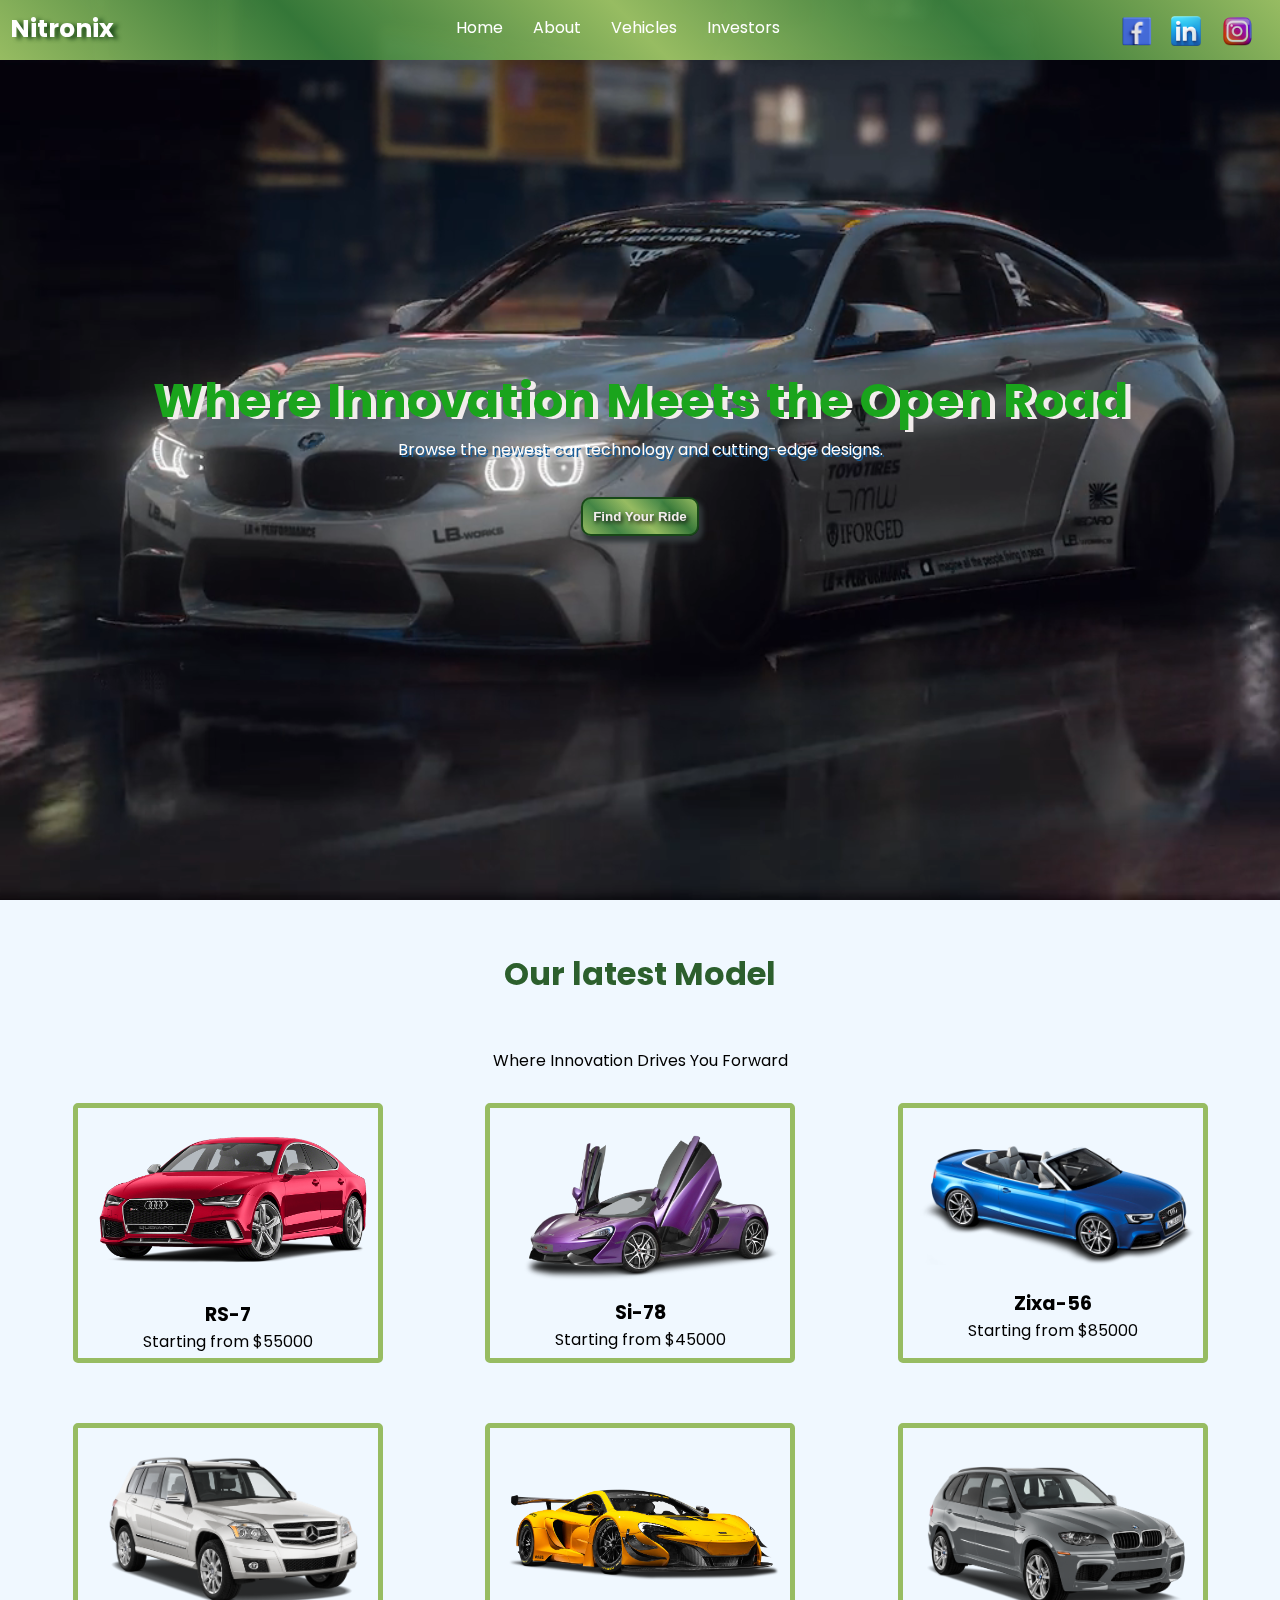
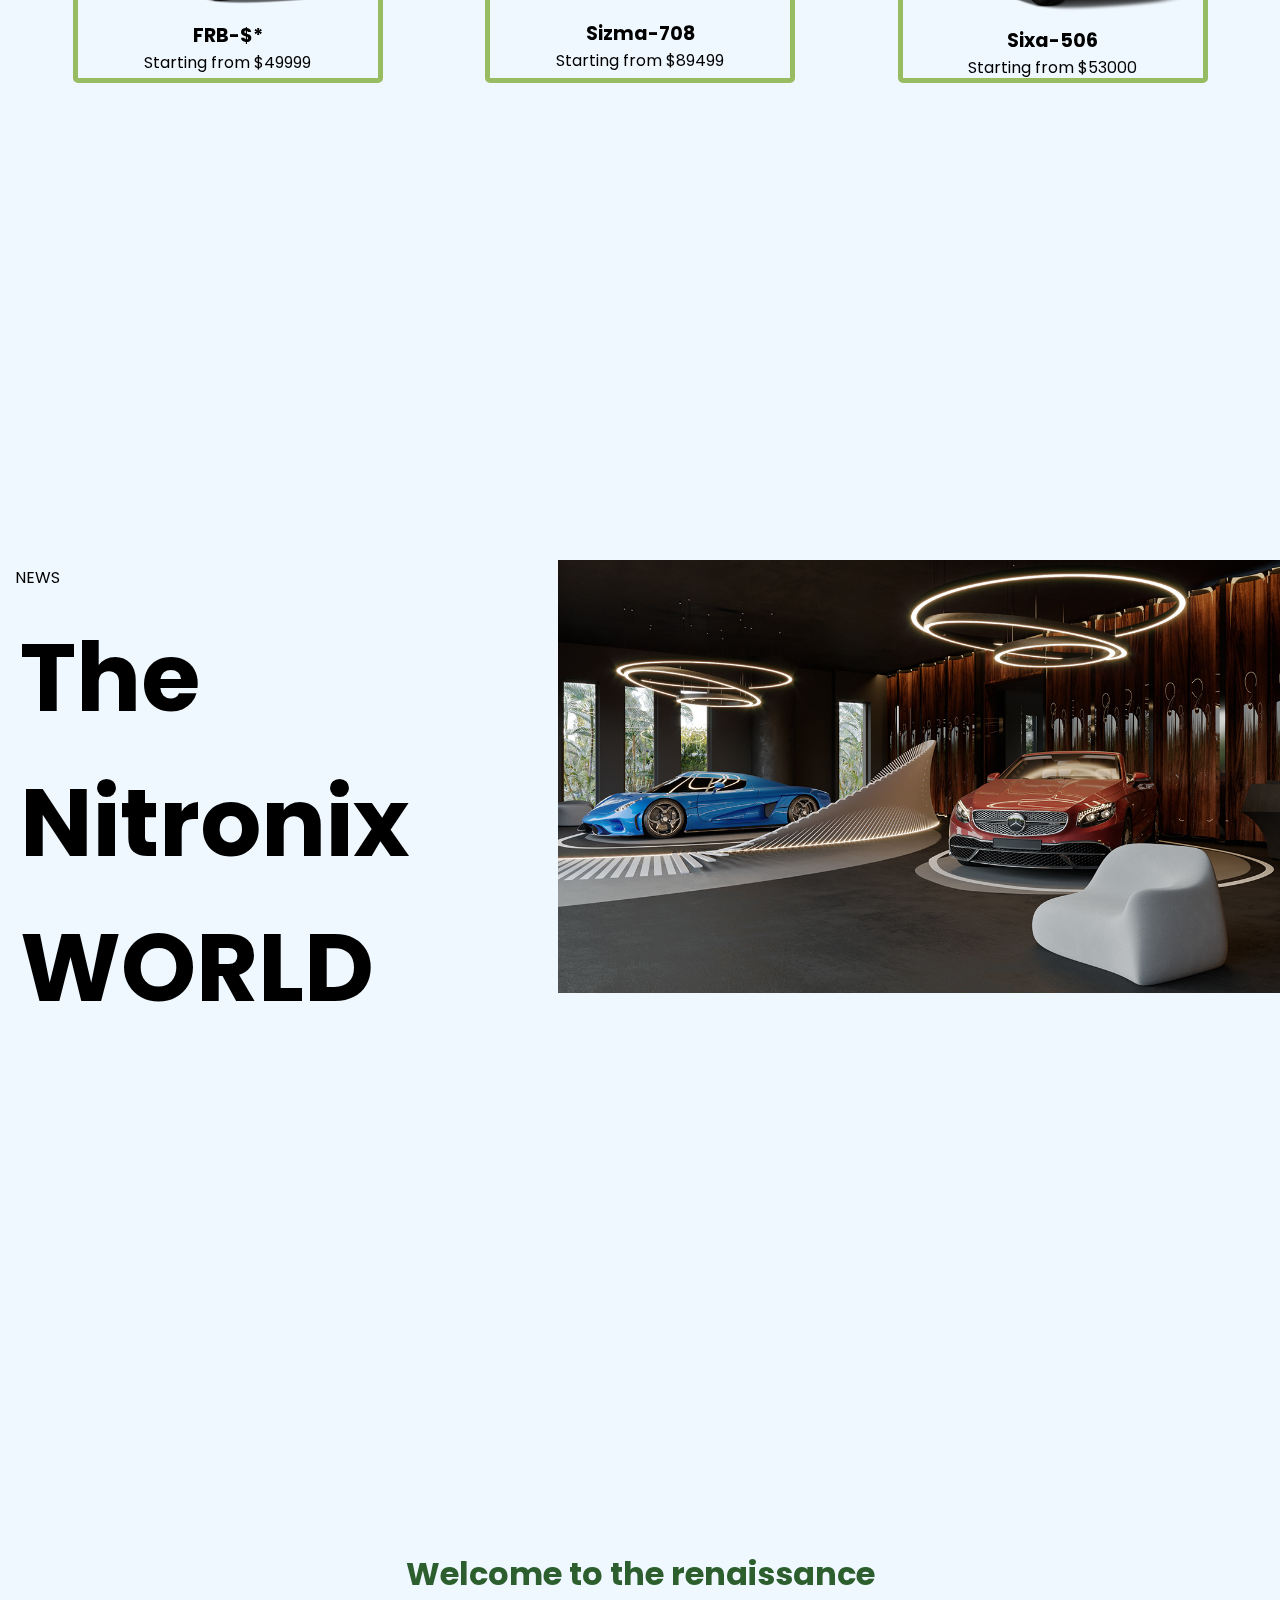
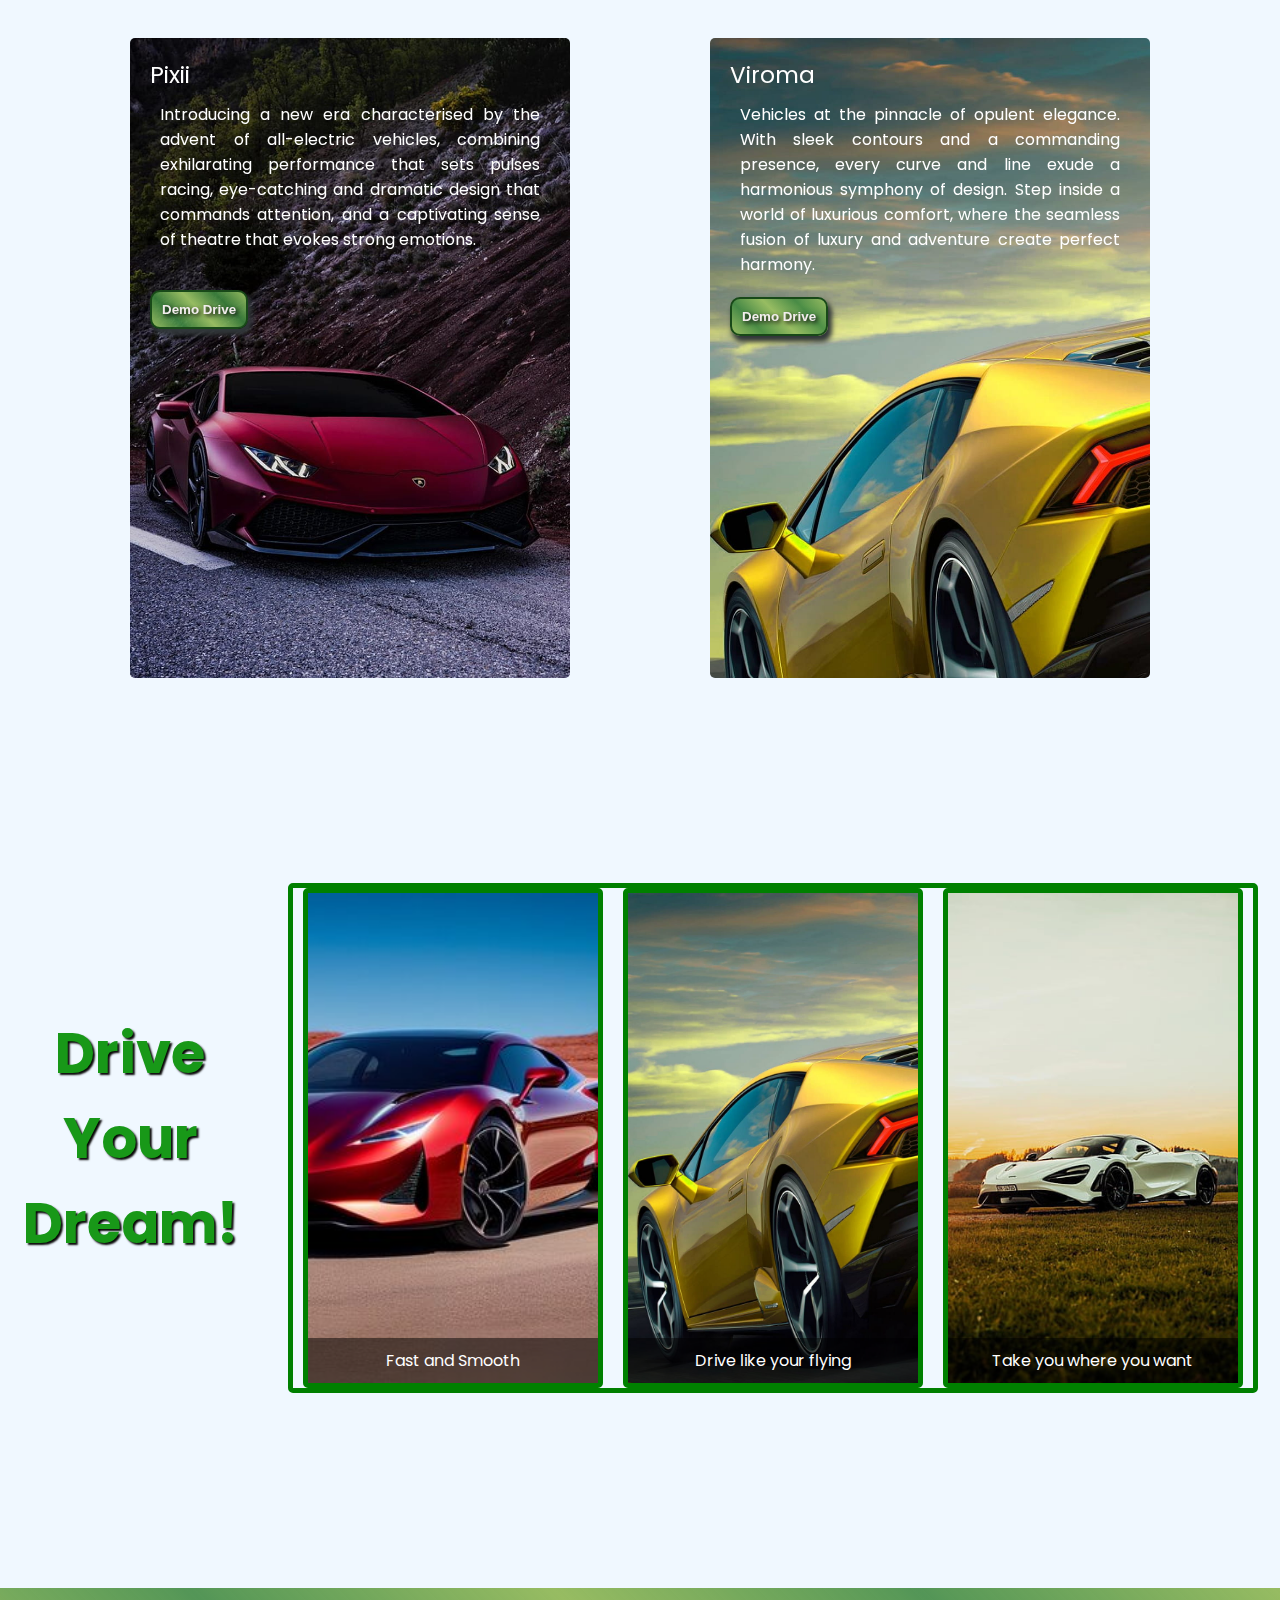
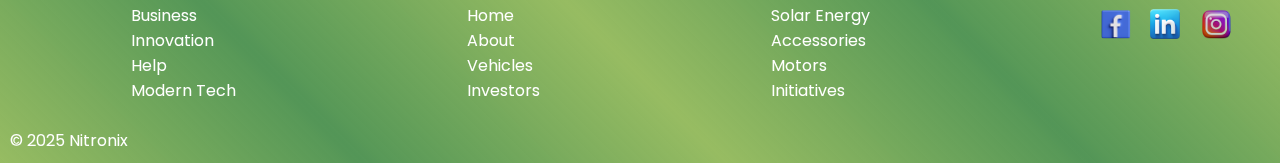
<file: JS_Basic_Project(24-25)/01_car_site/index.html>
<!DOCTYPE html>
<html lang="en">

<head>
    <meta charset="UTF-8">
    <meta name="viewport" content="width=device-width, initial-scale=1.0">
    <title>Nitronix Cars</title>
    <link rel="stylesheet" href="style.css">
    <link rel="stylesheet" href="utility.css">
    <link rel="stylesheet" href="responsive.css">
</head>

<body>
    <main class="bg-video">
        <video autoplay loop muted playsinline id="myVideo">
            <source src="img,vid/main-vid-1.mp4" type="video/mp4">
            Your browser does not support HTML5 video.
        </video>
        <header>
            <nav>
                <div class="left-nav">Nitronix
                </div>
                <div class="center-nav">
                    <ul>
                        <li><a href="/">Home</a></li>
                        <li><a href="/">About</a></li>
                        <li><a href="/" id="vehicles">Vehicles</a></li>
                        <li><a href="/" id="investors-list">Investors</a></li>
                    </ul>
                </div>
                <div class="right-nav">
                    <img src="img,vid/fb.png" alt="Facebook-logo" class="fb s-icon">
                    <img src="img,vid/linkedin.png" alt="linkin-logo" class="linkedin s-icon">
                    <img src="img,vid/insta.webp" alt="Instagram-logo" class="insta s-icon">
                </div>
            </nav>
        </header>

        <section id="hidden-scetion">
            <div class="container" id="vehicle-container">
                <div class="vihicle-item-container sec-1">
                    <div class="vehicle-item">
                        <img src="img,vid/hidden1.webp" alt="Car">
                        <p class="text-ct">AZuza - starting ₹3cr.</p>
                    </div>
                    <div class="vehicle-item">
                        <img src="img,vid/h2.jpg" alt="Bike">
                        <p class="text-ct">Bimy - starting ₹6cr</p>
                    </div>
                    <div class="vehicle-item">
                        <img src="img,vid/h3.jpg" alt="Truck">
                        <p class="text-ct">Trpiy - starting ₹3cr>
                    </div>
                </div>
                <div class="vihicle-item-container sec-2">
                    <div class="vehicle-item">
                        <img src="img,vid/h5.webp" alt="Car">
                        <p class="text-ct">Euza - starting ₹3cr.</p>
                    </div>
                    <div class="vehicle-item">
                        <img src="img,vid/h7.jpg" alt="Bike">
                        <p class="text-ct">Minyox - starting ₹6cr</p>
                    </div>
                    <div class="vehicle-item">
                        <img src="img,vid/h6.jpg" alt="Truck">
                        <p class="text-ct">Canva yuz - starting ₹3cr>
                    </div>
                </div>
            </div>
        </section>
        <section id="Investors-hidden-container">
            <div class="investor-list-card">
                <p>Shweta Nigam</p>
                <p>Microsoft Corporation Pvt. Ltd</p>
                <p>Adani Enterprises</p>
                <p>Reliance Industries Ltd.</p>
                <p>Kidly</p>
                <p>7Eleven</p>
                <p>Dreamnt co.</p>
            </div>
        </section>

        <section class="hero-page">
            <h1 class="blue">Where Innovation Meets <span class="media-700">the Open Road</span></h1>
            <p>Browse the newest car technology and cutting-edge designs.</p>
            <button class="btn hero-btn">Find Your Ride</button>
        </section>
    </main>
    <section id="next-page-1">
        <h3 class="text-ct heading3">Our latest Model</h3>
        <p class="text-ct">Where Innovation Drives You Forward</p>
        <div class="cars-section scetion-1">
            <div class="car-product-1 car-img-container">
                <div class="car-img">
                    <img src="img,vid/img1.png" alt="car-image" class="img car-img-1">
                </div>
                <div class="car-dis">
                    <h6 class="text-ct">RS-7</h6>
                    <p class="text-ct"> Starting from $55000</p>
                </div>
            </div>
            <div class="car-product-2 car-img-container">
                <div class="car-img">
                    <img src="img,vid/img2.png" alt="car-image" class="img car-img-1">
                </div>
                <div class="car-dis">
                    <h6 class="text-ct">Si-78</h6>
                    <p class="text-ct">Starting from $45000</p>
                </div>
            </div>
            <div class="car-product-3 car-img-container">
                <div class="car-img">
                    <img src="img,vid/img4.png" alt="car-image" class="img car-img-1">
                </div>
                <div class="car-dis">
                    <h6 class="text-ct">Zixa-56</h6>
                    <p class="text-ct">Starting from $85000 </p>
                </div>
            </div>
        </div>
        <div class="cars-section scetion-2 ">
            <div class="car-product-4 car-img-container">
                <div class="car-img">
                    <img src="img,vid/img6.png" alt="car-image" class="img car-img-1">
                </div>
                <div class="car-dis">
                    <h6 class="text-ct">FRB-$*</h6>
                    <p class="text-ct"> Starting from $49999</p>
                </div>
            </div>
            <div class="car-product-5 car-img-container">
                <div class="car-img">
                    <img src="img,vid/img7.png" alt="car-image" class="img car-img-5">
                </div>
                <div class="car-dis">
                    <h6 class="text-ct">Sizma-708</h6>
                    <p class="text-ct">Starting from $89499 </p>
                </div>
            </div>
            <div class="car-product-6 car-img-container">
                <div class="car-img">
                    <img src="img,vid/img5.png" alt="car-image" class="img car-img-1">
                </div>
                <div class="car-dis">
                    <h6 class="text-ct">Sixa-506</h6>
                    <p class="text-ct">Starting from $53000 </p>
                </div>
            </div>
        </div>
    </section>
    <section id="next-page-2">
        <div class="page2-left">
            <p>NEWS</p>
            <h2>The Nitronix <br> WORLD</h2>
        </div>
        <div class="page2-right">
            <img src="img,vid/showroom.jpg" alt="showroom-img" class="showroom-img">
        </div>
    </section>
    <section id="next-page-3">
        <!-- <hr class="page3-hr hr"> -->
        <h2 class="text-ct">Welcome to the renaissance</h2>

        <div class="car-card-container">
            <div class="car-card-1">
                <div class="left-card cars-card card-front">
                    <p class="text-bold-card">Pixii</p>
                    <p class="text-card">Introducing a new era characterised by the advent of all-electric vehicles,
                        combining exhilarating performance that sets pulses racing, eye-catching and dramatic design
                        that commands attention, and a captivating sense of theatre that evokes strong emotions.</p>
                    <button class="btn">Demo Drive</button>
                </div>
            </div>
            <div class="car-card-2">
                <div class="right-card cars-card card-front">
                    <p class="text-bold-card">Viroma</p>
                    <p class="text-card">Vehicles at the pinnacle of opulent elegance. With sleek contours and a
                        commanding presence, every curve and line exude a harmonious symphony of design. Step inside a
                        world of luxurious comfort, where the seamless fusion of luxury and adventure create perfect
                        harmony.</p>
                    <button class="btn">Demo Drive</button>
                </div>
            </div>
        </div>
    </section>
    <section id="next-page-4">
        <h2 class="text-ct heading2 headingofpage4">Drive <br> Your <br> Dream!</h2>
        <div class="carousel-container">
            <div class="carousel">
                <div class="card" style="background-image: url('img,vid/h2.jpg');">
                    <div class="description">Fast and Smooth</div>
                </div>
                <div class="card" style="background-image: url('img,vid/car2.jpg');">
                    <div class="description">Drive like your flying</div>
                </div>
                <div class="card" style="background-image: url('img,vid/car6.jpg');">
                    <div class="description">Take you where you want</div>
                </div>
                <div class="card" style="background-image: url('img,vid/car5.jpg');">
                    <div class="description">Your dream car</div>
                </div>
                <div class="card" style="background-image: url('img,vid/car3.jpg');">
                    <div class="description">Your first choice</div>
                </div>
                <div class="card" style="background-image: url('img,vid/car1.jpg');">
                    <div class="description">Our Choice</div>
                </div>
            </div>
        </div>
    </section>

    <footer>
        <div class="footer-body">
            <div class="left-footer">
                <ul>
                    <li><a href="/">Business</a></li>
                    <li><a href="/">Innovation</a></li>
                    <li><a href="/">Help</a></li>
                    <li><a href="/">Modern Tech</a></li>
                </ul>
            </div>
            <div class="center-footer">
                <ul>
                    <li><a href="/">Home</a></li>
                    <li><a href="/">About</a></li>
                    <li><a href="/">Vehicles</a></li>
                    <li><a href="/">Investors</a></li>
                </ul>
            </div>
            <div class="center-right-footer">
                <ul>
                    <li><a href="/">Solar Energy</a></li>
                    <li><a href="/">Accessories</a></li>
                    <li><a href="/">Motors</a></li>
                    <li><a href="/">Initiatives</a></li>
                </ul>
            </div>
            <div class="right-footer">
                <img src="img,vid/fb.png" alt="Facebook-logo" class="fb s-icon">
                <img src="img,vid/linkedin.png" alt="linkin-logo" class="linkedin s-icon">
                <img src="img,vid/insta.webp" alt="Instagram-logo" class="insta s-icon">
            </div>
        </div>
        <p id="f-text">&copy; 2025 Nitronix</p>
    </footer>
    <script src="script.js"></script>
</body>

</html>
</file>
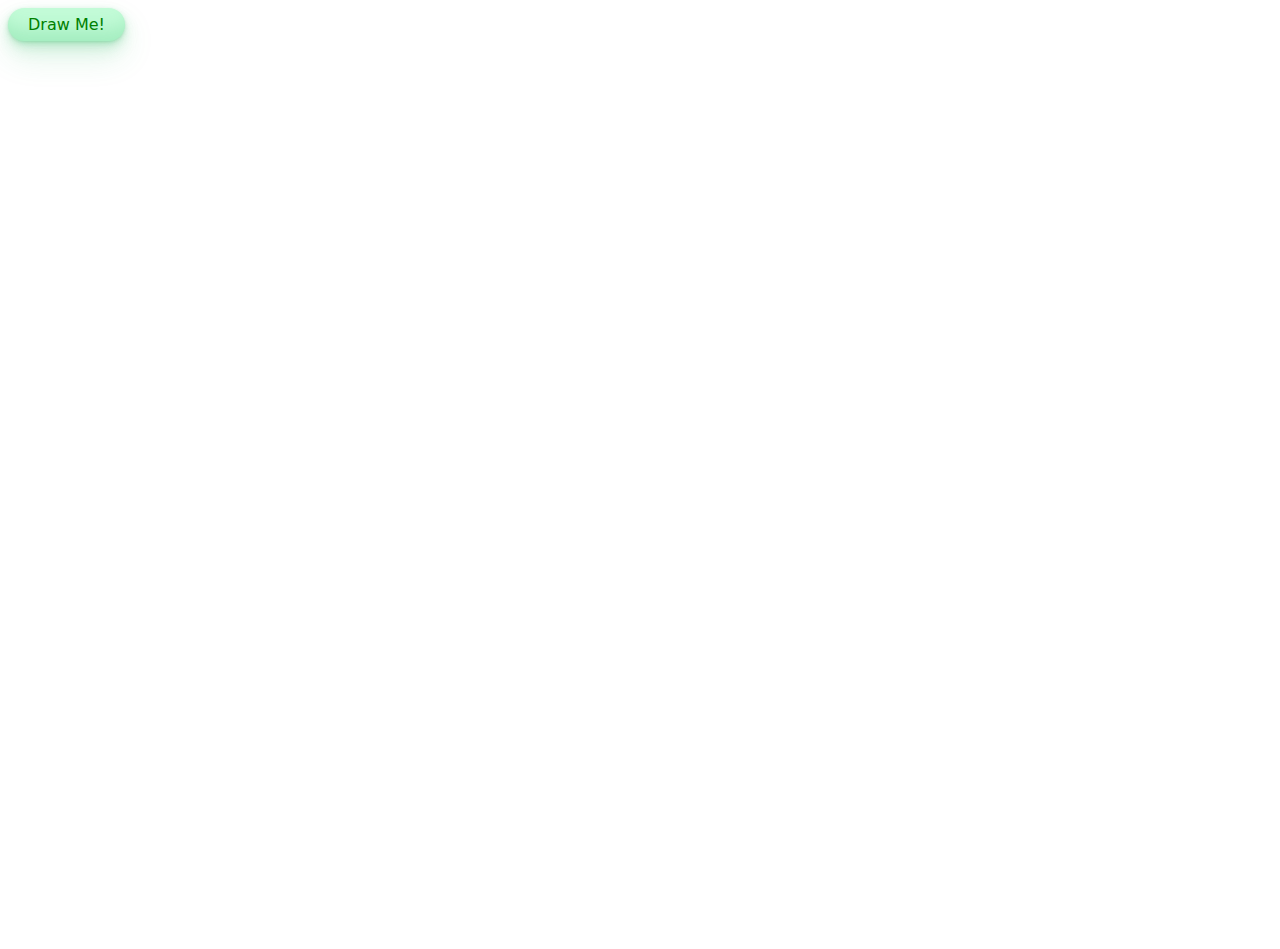
<file: JS_Basic_Project(24-25)/04_doraemon/index.html>
<!DOCTYPE html>
<html lang="en">
  <head>
    <meta charset="UTF-8" />
    <meta name="viewport" content="width=device-width, initial-scale=1.0" />
    <title>DORAEMON</title>
    <link rel="stylesheet" href="style.css">
  </head>
  <body>
    <button id="btn" onclick="Draw()" >Draw Me!</button>
    <div class="container">
      <!-- <div id="blue-circle">
        <div id="white-circle">
          <div class="eyes">
            <div class="eye1 eye">
              <div class="eyeBall">
                <div class="eye-white-dot"></div>
              </div>
            </div>
            <div class="eye2 eye">
              <div class="eyeBall">
                <div class="eye-white-dot"></div>
              </div>
            </div>
          </div>
          <div id="nose"><div id="nose-dot"></div></div>
          <div id="vl"></div>
          <div id="mouth"><div id="tongue"></div></div>
          <div id="line1"></div>
          <div id="line2"></div>
          <div id="line3"></div>
          <div id="line4"></div>
          <div id="line5"></div>
          <div id="line6"></div>
        </div>
      </div> -->
    </div>
    <script src="index.js"></script>
  </body>
</html>
</file>
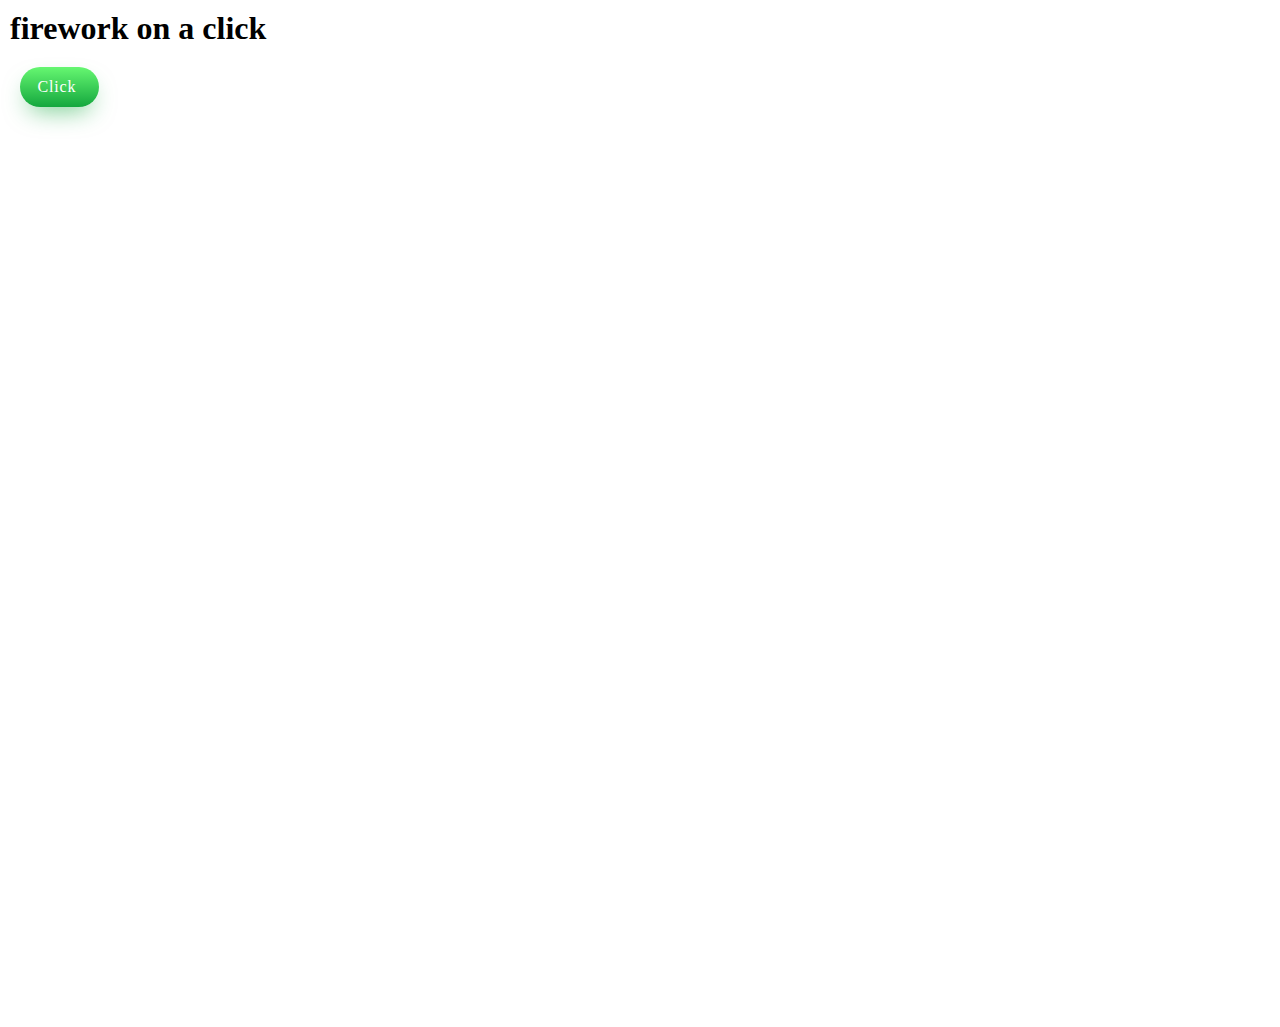
<file: JS_Basic_Project(24-25)/05_firework/index.html>
<!DOCTYPE html>
<html lang="en">
<head>
    <meta charset="UTF-8">
    <meta name="viewport" content="width=device-width, initial-scale=1.0">
    <title>firework</title>
    <link rel="stylesheet" href="style.css">
    <link rel="stylesheet" href="responsive.css">
</head>
<body>
    <h1> firework on a click</h1>
    <button id="firework-btn" onclick="startFirework()">Click</button>
    <div class="container">
        
    </div>
    <script src="script.js"> </script>
</body>
</html>
</file>
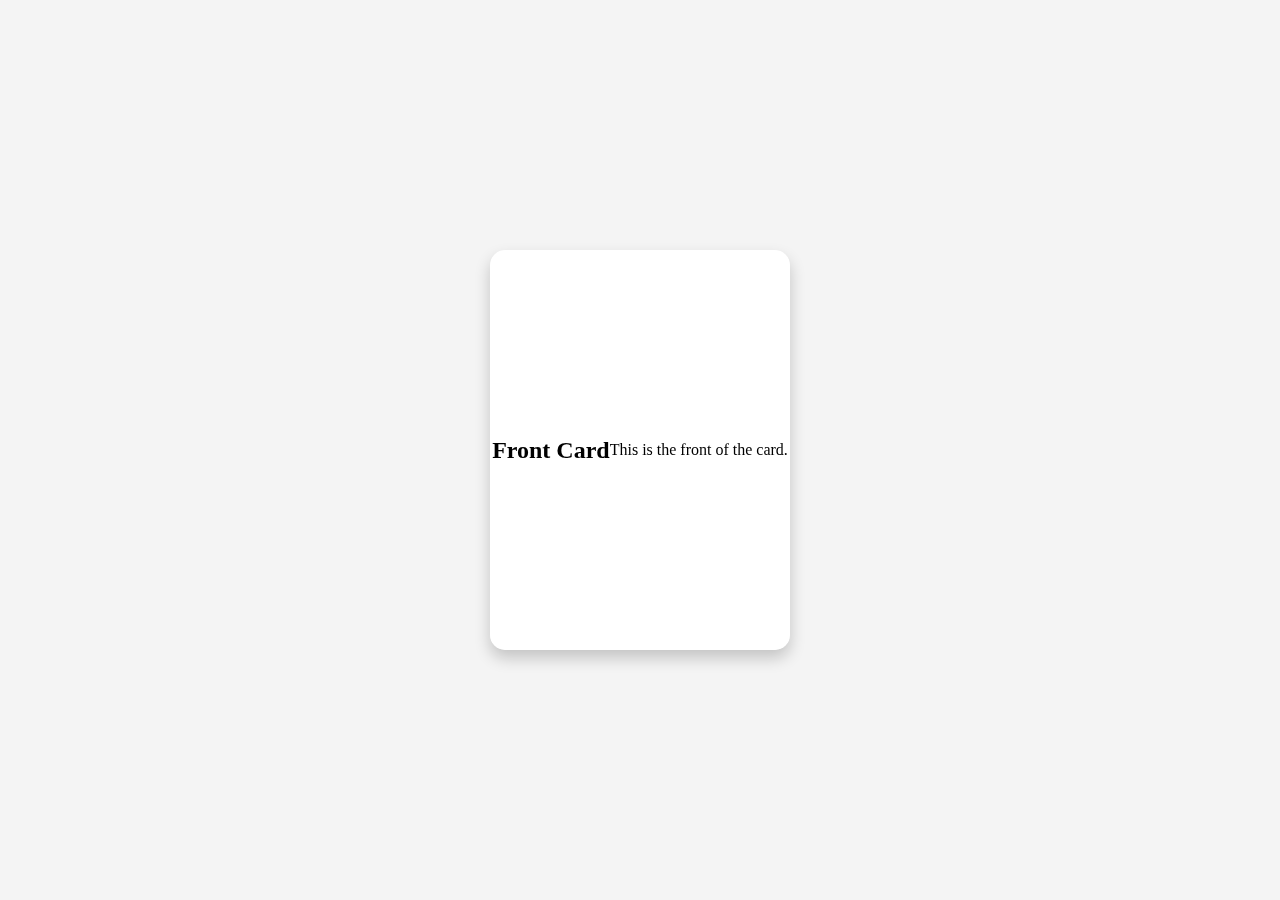
<file: JS_Basic_Project(24-25)/01_car_site/cardpop.html>
<!DOCTYPE html>
<html lang="en">
<head>
  <meta charset="viewport" content="width=device-width, initial-scale=1.0">
  <title>Card Slide Animation</title>
  <!-- <link rel="stylesheet" href="styles.css"> -->
   <style>
    /* Basic Reset */
* {
  margin: 0;
  padding: 0;
  box-sizing: border-box;
}

body {
  display: flex;
  justify-content: center;
  align-items: center;
  height: 100vh;
  background-color: #f4f4f4;
}

.card-container {
  position: relative;
  width: 300px;
  height: 400px;
  perspective: 1000px;
}

.card {
  position: relative;
  width: 100%;
  height: 100%;
  overflow: hidden;
  border-radius: 15px;
  box-shadow: 0 8px 16px rgba(0, 0, 0, 0.2);
}

.card-front,
.card-back {
  position: absolute;
  top: 0;
  left: 0;
  width: 100%;
  height: 100%;
  display: flex;
  justify-content: center;
  align-items: center;
  backface-visibility: hidden;
  border-radius: 15px;
  transition: transform 0.5s ease;
}

.card-front {
  background-color: #ffffff;
  z-index: 2;
}

.card-back {
  background-color: #ff6347;
  color: white;
  z-index: 1;
  transform: translateY(100%); /* Initially, hide the back card below the front card */
}

/* Hover effect: Slide the back card from the bottom */
.card:hover .card-back {
  transform: translateY(0); /* Move the back card into view */
}

.card:hover .card-front {
  transform: translateY(-100%); /* Move the front card out of view */
}

   </style>
</head>
<body>
  <div class="card-container">
    <div class="card">
      <div class="card-front">
        <h2>Front Card</h2>
        <p>This is the front of the card.</p>
      </div>
      <div class="card-back">
        <h2>Back Card</h2>
        <p>This is the second card that pops up from the bottom!</p>
      </div>
    </div>
  </div>

  <script src="script.js"></script>
</body>
</html>
</file>
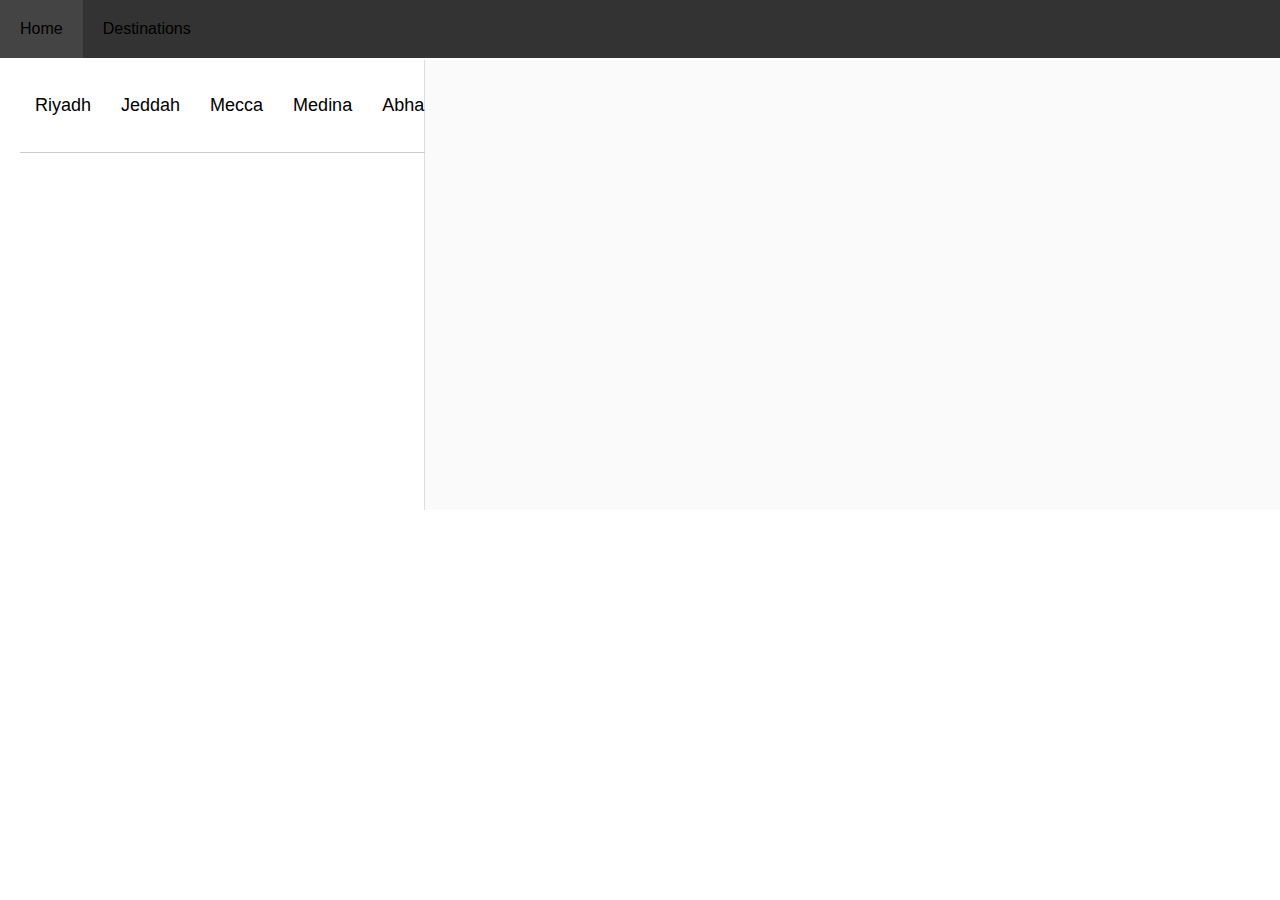
<file: JS_Basic_Project(24-25)/02_travel_site/try.html>
<!DOCTYPE html>
<html lang="en">
<head>
  <meta charset="UTF-8">
  <meta name="viewport" content="width=device-width, initial-scale=1.0">
  <title>Destinations</title>
  <!-- <link rel="stylesheet" href="style.css"> -->
   <style>
    /* Basic styles for the navigation */
body, html {
  margin: 0;
  padding: 0;
  font-family: 'Arial', sans-serif;
}

nav {
  background-color: #333;
}

ul {
  list-style-type: none;
  margin: 0;
  padding: 0;
  display: flex;
}

li {
  /* color: white; */
  padding: 20px;
  cursor: pointer;
}

li:hover {
  background-color: #444;
}

/* Hidden page container */
.hidden-page {
  display: none;
  position: absolute;
  top: 60px;
  width: 100%;
  height: 50vh;
  background-color: #f7f7f7;
  display: flex;
  transition: opacity 0.5s ease-in-out;
}

/* Showing the hidden page when hovering on Destinations in navbar */
#nav-destinations:hover + .hidden-page,
.hidden-page:hover {
  display: flex;
}

/* Style for left side (Destination names) */
.destination-left {
  width: 30%;
  padding: 20px;
  background-color: #fff;
  border-right: 1px solid #ddd;
}

.destination-left ul {
  margin: 0;
  padding: 0;
}

.destination-item {
  padding: 15px;
  font-size: 18px;
  cursor: pointer;
  border-bottom: 1px solid #ccc;
}

.destination-item:hover {
  background-color: #eee;
}

/* Style for right side (Images) */
.destination-right {
  width: 70%;
  display: flex;
  align-items: center;
  justify-content: center;
  background-color: #fafafa;
  overflow: hidden;
}

.destination-right img {
  max-width: 90%;
  max-height: 90%;
  display: none;
}

/* Smooth transition effect for images */
.destination-right img.fade-in {
  display: block;
  opacity: 0;
  animation: fadeIn 0.5s forwards;
}

/* Keyframes for image fade-in */
@keyframes fadeIn {
  from { opacity: 0; }
  to { opacity: 1; }
}

   </style>
</head>

<body>

  <nav>
    <ul>
      <li class="nav-item">Home</li>
      <li class="nav-item" id="nav-destinations">Destinations</li>
    </ul>
  </nav>

  <!-- Hidden Page Section -->
  <div class="hidden-page" id="destinations">
    <div class="destination-left">
      <ul>
        <li class="destination-item" data-img="image1.jpg">Riyadh</li>
        <li class="destination-item" data-img="src/con-pic2.jpg">Jeddah</li>
        <li class="destination-item" data-img="src/con-pic.jpg">Mecca</li>
        <li class="destination-item" data-img="src/con-pic2.jpg">Medina</li>
        <li class="destination-item" data-img="src/con-pic2.jpg">Abha</li>
        <li class="destination-item" data-img="src/con-pic2.jpg">Taif</li>
        <li class="destination-item" data-img="image7.jpg">Dammam</li>
        <li class="destination-item" data-img="image8.jpg">Al Khobar</li>
      </ul>
    </div>
    <div class="destination-right">
      <img id="destination-img" src="src/image1.jpg" alt="Destination Image">
    </div>
  </div>

  <script>const destinationItems = document.querySelectorAll('.destination-item');
    const destinationImg = document.getElementById('destination-img');
    
    destinationItems.forEach(item => {
      item.addEventListener('mouseover', function() {
        const imgSrc = item.getAttribute('data-img');
        destinationImg.src = imgSrc;
        destinationImg.classList.add('fade-in');
      });
    
      item.addEventListener('mouseout', function() {
        destinationImg.classList.remove('fade-in');
        destinationImg.src = '';
      });
    });
    </script>
</body>
</html>
</file>
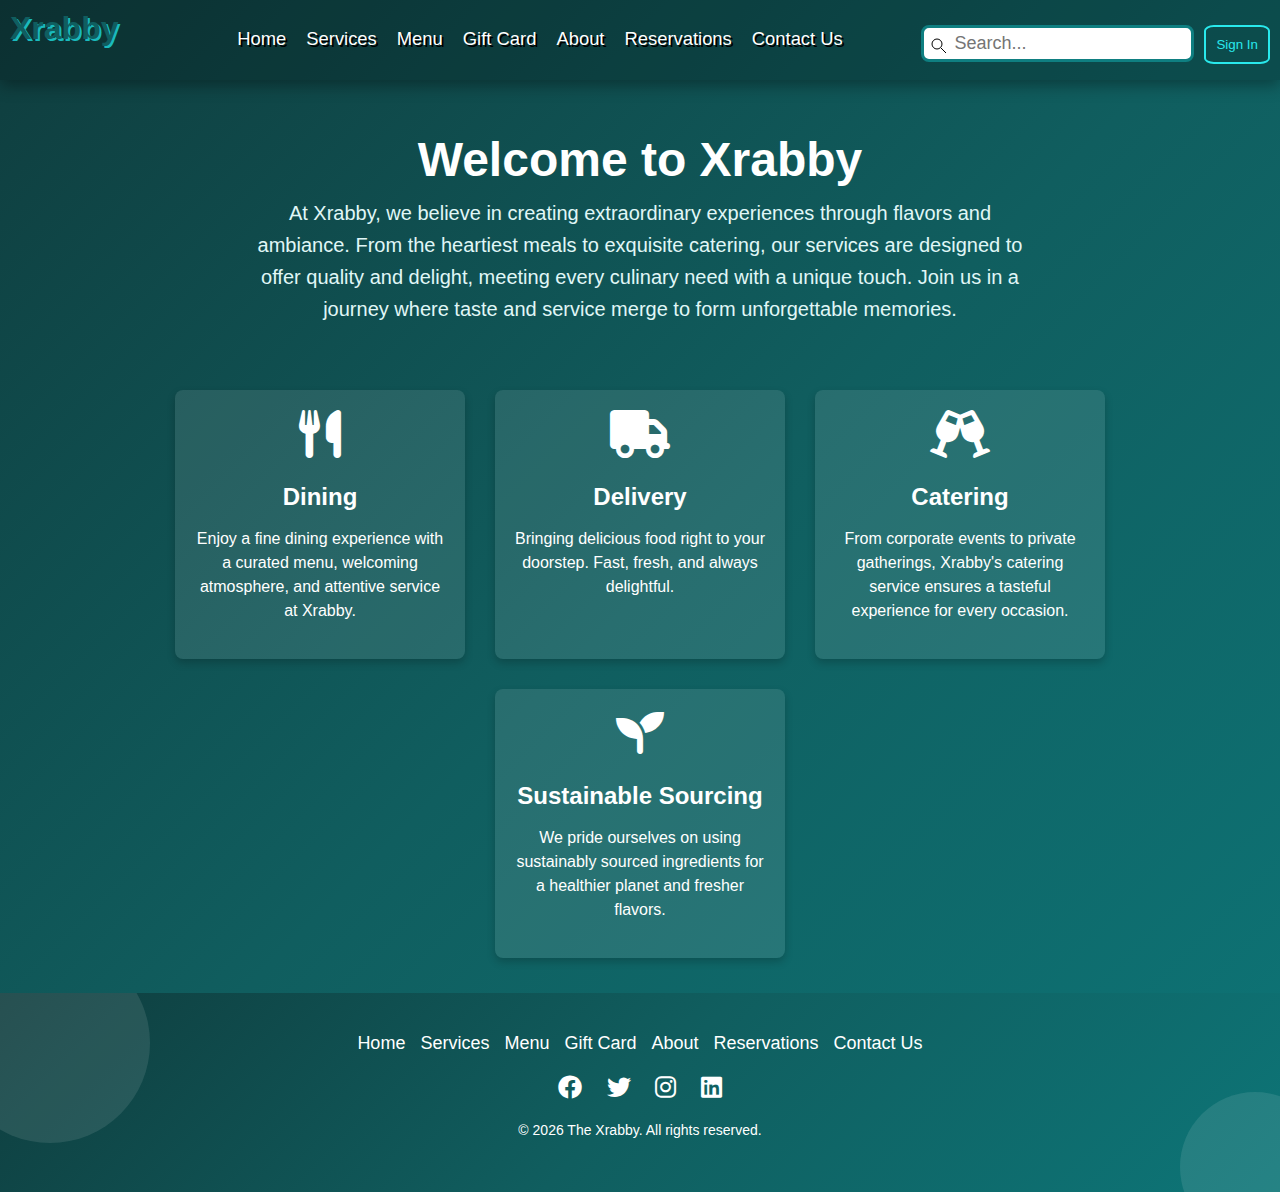
<file: JS_Basic_Project(24-25)/03_restaurant_site/About/about.html>
<!DOCTYPE html>
<html lang="en">
<head>
    <meta charset="UTF-8">
    <meta name="viewport" content="width=device-width, initial-scale=1.0">
    <title>About Us - Xrabby</title>
    <link rel="stylesheet" href="https://cdnjs.cloudflare.com/ajax/libs/font-awesome/6.0.0-beta3/css/all.min.css">
    <style>
 /* header........................ */

nav{
    height: 80px;
    display: flex;
    justify-content: space-between;
    font-size: 1.15rem;
    color: white;
    text-shadow: 2px 2px black;
    position: relative;
    background-color: rgba(0, 0, 0, 0.2);
    box-shadow: rgba(0, 0, 0, 0.35) 0px 5px 15px;
   
}
.left-nav{
    padding: 10px !important;
    color:#105e5f;
    font-weight: bold;
    text-shadow: 2px 2px #1ababd;
    font-size: 2rem !important;
}
.center-nav ul{
 display: flex;    
}

.center-nav ul li{
    list-style: none;
    padding: 10px;
}
.center-nav ul li a{
   text-decoration: none;
   color: white;
}
.center-nav ul li a:hover{
    text-decoration: underline;
}
.right-nav{
    padding: 10px;
    display: flex;
    margin-top: 15px;
}

.search-container {  
    position: relative;  
    
}  

.search-input {  
    padding: 5px;
    padding-left: 30px; 
    border-radius: 8px;
    border:3px solid #0f7f81; 
    font-size: large;  
}  

.search-icon {  
    position: absolute;  
    left: 10px;  
    top: 47%;  
    transform: translateY(-50%);
}
.right-nav button{
    margin-left: 10px;
}

.btn{
    padding: 10px;
    border-radius: 15%;
    margin-left: 10px;
    color: #29e9ec;
    background:var(--main-bg-color);
    border: 2px solid;
}

.hamburger-icon {
    display: none;
    position: absolute;
    top: 25px;
    right: 15px;
    font-size: 2rem;
    color: white;
    cursor: pointer;
    z-index: 1001;  
}

@media (max-width: 768px) {
    .center-nav,
    .right-nav {
        display: none;
        position: absolute;
        top: 80px;
        right: 0;
        width: 100%;
        background-color: rgba(0, 0, 0, 0.9);
        flex-direction: column;
        align-items: center;
        padding: 20px;
        z-index: 1000;
    }
    .btn{
        display: none;
    }
    input{
        display: none;
    }
    .center-nav ul {
        flex-direction: column;
        gap: 15px;
    }

    .hamburger-icon {
        display: block;
    }

    .center-nav.active,
    .right-nav.active {
        display: flex;
    }
}
        body {
            font-family: Arial, sans-serif;
            background: linear-gradient(135deg, #0f3d3e, #105e5f, #0d7577);
            color: #ffffff;
            margin: 0;
            padding: 0;
            overflow-x: hidden;
        }

        .container {
            max-width: 1200px;
            margin: 0 auto;
            padding: 20px;
            text-align: center;
        }

        .about-intro {
            animation: fadeIn 2s ease-in-out;
        }

        .about-intro h1 {
            font-size: 3rem;
            font-weight: bold;
            margin-bottom: 10px;
        }

        .about-intro p {
            font-size: 1.25rem;
            line-height: 1.6;
            max-width: 800px;
            margin: 0 auto;
            color: #e0f7f7;
        }

        .services {
            display: flex;
            flex-wrap: wrap;
            justify-content: center;
            margin-top: 50px;
        }

        .service-card {
            background: rgba(255, 255, 255, 0.1);
            border-radius: 8px;
            padding: 20px;
            width: 250px;
            margin: 15px;
            box-shadow: 0 4px 8px rgba(0, 0, 0, 0.2);
            transition: transform 0.3s ease, background 0.3s ease;
            color: #ffffff;
        }

        .service-card:hover {
            transform: scale(1.05);
            background: rgba(255, 255, 255, 0.2);
        }

        .service-icon {
            font-size: 3rem;
            color: #ffffff;
            margin-bottom: 15px;
            animation: popIn 1.5s infinite;
        }

        .service-title {
            font-size: 1.5rem;
            font-weight: bold;
            margin: 10px 0;
        }

        .service-description {
            font-size: 1rem;
            line-height: 1.5;
        }

        /* Animation */
        @keyframes fadeIn {
            from {
                opacity: 0;
            }
            to {
                opacity: 1;
            }
        }

        @keyframes popIn {
            0%, 100% {
                transform: scale(1);
            }
            50% {
                transform: scale(1.1);
            }
        }

    
  /* footer......................... */

.footer {
    background-image: linear-gradient(135deg, #0f3d3e, #105e5f, #0d7577);
    color: white;
    padding: 40px 0;
    text-align: center;
    position: relative;
    overflow: hidden;
  }
  .quick-links {
    list-style-type: none;
    padding: 0;
    margin: 0 0 20px;
    display: flex;
    justify-content: center;
    gap: 15px;
  }
  
  .quick-links li a {
    color: white;
    text-decoration: none;
    font-size: 18px;
    transition: color 0.3s ease;
  }
  
  .quick-links li a:hover {
    color: #a1f0ec;
  }
  
  .social-icons a {
    margin: 0 10px;
    font-size: 24px;
    color: white;
    transition: transform 0.3s ease;
  }
  .slogan {
    font-size: 22px;
    font-weight: 500;
    margin: 10px 0 20px;
    color: #a1f0ec;
    font-style: italic;
    animation: fadeIn 2s ease-in-out;
  }
  
  .social-icons a:hover {
    transform: scale(1.2);
    color: #053b3b;
  }
 
  .copyright {
    margin-top: 20px;
    font-size: 14px;
  }
  
  .footer::before {
    content: "";
    position: absolute;
    top: -50px;
    left: -50px;
    width: 200px;
    height: 200px;
    background: rgba(255, 255, 255, 0.1);
    border-radius: 50%;
    animation: float 6s ease-in-out infinite;
  }
  
  .footer::after {
    content: "";
    position: absolute;
    bottom: -50px;
    right: -50px;
    width: 150px;
    height: 150px;
    background: rgba(255, 255, 255, 0.1);
    border-radius: 50%;
    animation: float 8s ease-in-out infinite;
  }

  @keyframes float {
    0%, 100% {
      transform: translateY(0);
    }
    50% {
      transform: translateY(-20px);
    }
  }

  @media (max-width: 480px) {
    .quick-links li a {
      font-size: 16px;
    }
    .quick-links {
    flex-direction: column;
    align-items: center;
  }
    .social-icons a {
      font-size: 20px;
    }
  
    .btn {
      font-size: 0.9rem;
      padding: 8px;
    }
  }
 
  @media (max-width: 400px) {
    .footer::before,
    .footer::after {
      width: 100px;
      height: 100px;
    }
  }
      
    </style>
</head>
<body>
    <header>
        <nav>
          <div class="left-nav">Xrabby</div>
          <div class="center-nav">
            <ul>
              <li><a href="../index.html">Home</a></li>
              <li><a href="../Services-file/services.html">Services</a></li>
              <li><a href="../Menu/menu.html">Menu</a></li>
              <li><a href="../Gift-Card/giftCard.html">Gift Card</a></li>
              <li><a href="../About/about.html">About</a></li>
              <li><a href="../Reservations/reservation.html">Reservations</a></li>
              <li><a href="../Contact/contact.html">Contact Us</a></li>
            </ul>
          </div>
          <div class="right-nav">
            <div class="search-container">
              <input type="text" class="search-input" placeholder="Search..." />
              <svg class="search-icon" width="16" height="16" aria-hidden="true">
                <circle
                  cx="6"
                  cy="6"
                  r="5"
                  stroke="black"
                  stroke-width="1"
                  fill="none"
                />
                <line x1="10" y1="10" x2="15" y2="15" stroke="black" />
              </svg>
            </div>
            <div><button class="btn">Sign In</button></div>
          </div>
        </nav>
      </header>
    <div class="container">
       
        <section class="about-intro">
            <h1>Welcome to Xrabby</h1>
            <p>At Xrabby, we believe in creating extraordinary experiences through flavors and ambiance. From the heartiest meals to exquisite catering, our services are designed to offer quality and delight, meeting every culinary need with a unique touch. Join us in a journey where taste and service merge to form unforgettable memories.</p>
        </section>

        
        <section class="services">
            <div class="service-card">
                <i class="fas fa-utensils service-icon"></i>
                <h2 class="service-title">Dining</h2>
                <p class="service-description">Enjoy a fine dining experience with a curated menu, welcoming atmosphere, and attentive service at Xrabby.</p>
            </div>
            <div class="service-card">
                <i class="fas fa-truck service-icon"></i>
                <h2 class="service-title">Delivery</h2>
                <p class="service-description">Bringing delicious food right to your doorstep. Fast, fresh, and always delightful.</p>
            </div>
            <div class="service-card">
                <i class="fas fa-glass-cheers service-icon"></i>
                <h2 class="service-title">Catering</h2>
                <p class="service-description">From corporate events to private gatherings, Xrabby's catering service ensures a tasteful experience for every occasion.</p>
            </div>
            <div class="service-card">
                <i class="fas fa-seedling service-icon"></i>
                <h2 class="service-title">Sustainable Sourcing</h2>
                <p class="service-description">We pride ourselves on using sustainably sourced ingredients for a healthier planet and fresher flavors.</p>
            </div>
        </section>
    </div>
       
  <footer class="footer">
    <div class="footer-container">
     
      <ul class="quick-links">
        <li><a href="../index.html">Home</a></li>
              <li><a href="../Services-file/services.html">Services</a></li>
              <li><a href="../Menu/menu.html">Menu</a></li>
              <li><a href="../Gift-Card/giftCard.html">Gift Card</a></li>
              <li><a href="../About/about.html">About</a></li>
              <li><a href="../Reservations/reservation.html">Reservations</a></li>
              <li><a href="../Contact/contact.html">Contact Us</a></li>
      </ul>
     
      <div class="social-icons">
        <a href="#"><i class="fab fa-facebook"></i></a>
        <a href="#"><i class="fab fa-twitter"></i></a>
        <a href="#"><i class="fab fa-instagram"></i></a>
        <a href="#"><i class="fab fa-linkedin"></i></a>
      </div>

      <p class="copyright">
        &copy; <span id="year"></span> The Xrabby.  All rights reserved.
      </p>
    </div>
  </footer>
  <script>
    const hamburger = document.createElement('div');
hamburger.className = 'hamburger-icon';
hamburger.innerHTML = '☰';  
document.querySelector('nav').appendChild(hamburger);


const centerNav = document.querySelector('.center-nav');
const rightNav = document.querySelector('.right-nav');

hamburger.addEventListener('click', () => {
  centerNav.classList.toggle('active');
  rightNav.classList.toggle('active');
});
//   footer
const yearElement = document.getElementById("year");
const currentYear = new Date().getFullYear();
yearElement.textContent = currentYear;
  </script>
</body>
</html>
</file>
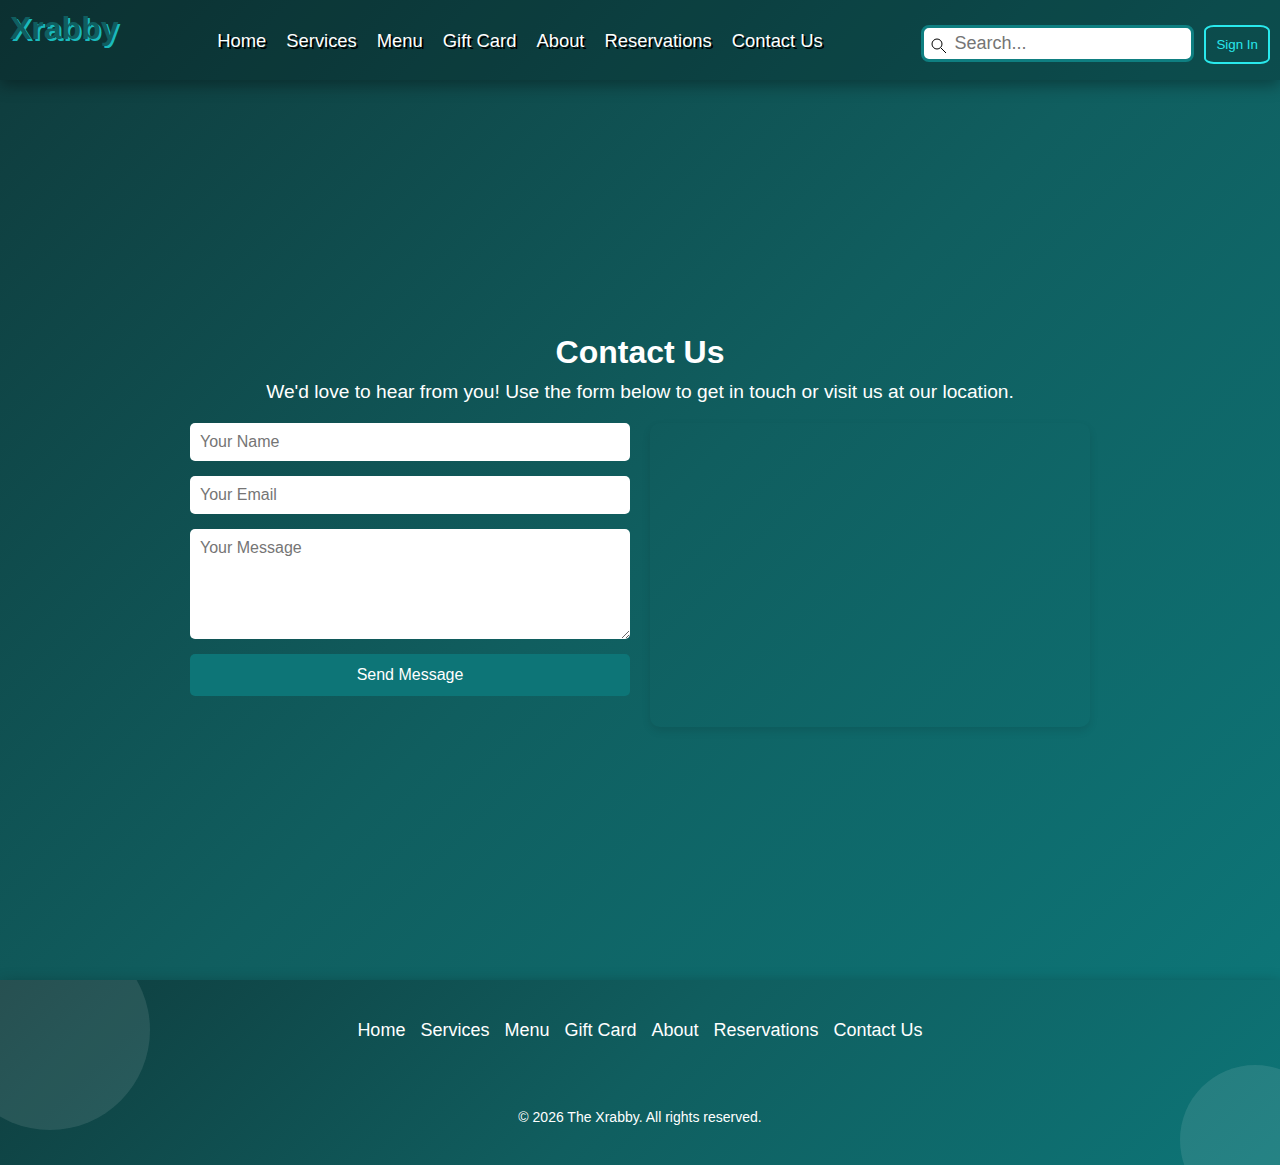
<file: JS_Basic_Project(24-25)/03_restaurant_site/Contact/contact.html>
<!DOCTYPE html>
<html lang="en">
<head>
  <meta charset="UTF-8">
  <meta name="viewport" content="width=device-width, initial-scale=1.0">
  <title>Contact Us - Xrabby</title>
  <link rel="stylesheet" href="contact.css">
</head>
<body>
    <header>
        <nav>
          <div class="left-nav">Xrabby</div>
          <div class="center-nav">
            <ul>
                <li><a href="../index.html">Home</a></li>
                <li><a href="../Services-file/services.html">Services</a></li>
                <li><a href="../Menu/menu.html">Menu</a></li>
                <li><a href="../Gift-Card/giftCard.html">Gift Card</a></li>
                <li><a href="../About/about.html">About</a></li>
                <li><a href="../Reservations/reservation.html">Reservations</a></li>
                <li><a href="../Contact/contact.html">Contact Us</a></li>
            </ul>
          </div>
          <div class="right-nav">
            <div class="search-container">
              <input type="text" class="search-input" placeholder="Search..." />
              <svg class="search-icon" width="16" height="16" aria-hidden="true">
                <circle
                  cx="6"
                  cy="6"
                  r="5"
                  stroke="black"
                  stroke-width="1"
                  fill="none"
                />
                <line x1="10" y1="10" x2="15" y2="15" stroke="black" />
              </svg>
            </div>
            <div><button class="btn">Sign In</button></div>
          </div>
        </nav>
      </header>
  <div class="contact-container">
    <h2>Contact Us</h2>
    <p>We'd love to hear from you! Use the form below to get in touch or visit us at our location.</p>

    <div class="form-map-container">
      <form id="contact-form">
        <input type="text" name="name" placeholder="Your Name" required>
        <input type="email" name="email" placeholder="Your Email" required>
        <textarea name="message" rows="5" placeholder="Your Message" required></textarea>
        <button type="submit">Send Message</button>
        <p class="status-message" id="status-message"></p>
      </form>

      <div class="map-container">
        <iframe 
          src="https://www.google.com/maps/embed?pb=!1m18!1m12!1m3!1d3153.8361203963417!2d-122.41941558421589!3d37.77492977975857!2m3!1f0!2f0!3f0!3m2!1i1024!2i768!4f13.1!3m3!1m2!1s0x8085809c2e8709b5%3A0x34e2c06b2a408c7e!2sSan%20Francisco%2C%20CA!5e0!3m2!1sen!2sus!4v1606161713648!5m2!1sen!2sus"
          width="100%" height="300" style="border:0;" allowfullscreen="" loading="lazy"></iframe>
      </div>
    </div>
  </div>
  <footer class="footer">
    <div class="footer-container">
     
      <ul class="quick-links">
        <li><a href="../index.html">Home</a></li>
        <li><a href="../Services-file/services.html">Services</a></li>
        <li><a href="../Menu/menu.html">Menu</a></li>
        <li><a href="../Gift-Card/giftCard.html">Gift Card</a></li>
        <li><a href="../About/about.html">About</a></li>
        <li><a href="../Reservations/reservation.html">Reservations</a></li>
        <li><a href="../Contact/contact.html">Contact Us</a></li>
      </ul>
     
      <div class="social-icons">
        <a href="#"><i class="fab fa-facebook"></i></a>
        <a href="#"><i class="fab fa-twitter"></i></a>
        <a href="#"><i class="fab fa-instagram"></i></a>
        <a href="#"><i class="fab fa-linkedin"></i></a>
      </div>

      <p class="copyright">
        &copy; <span id="year"></span> The Xrabby.  All rights reserved.
      </p>
    </div>
  </footer>
  <script src="contact.js"></script>

</body>
</html>
</file>
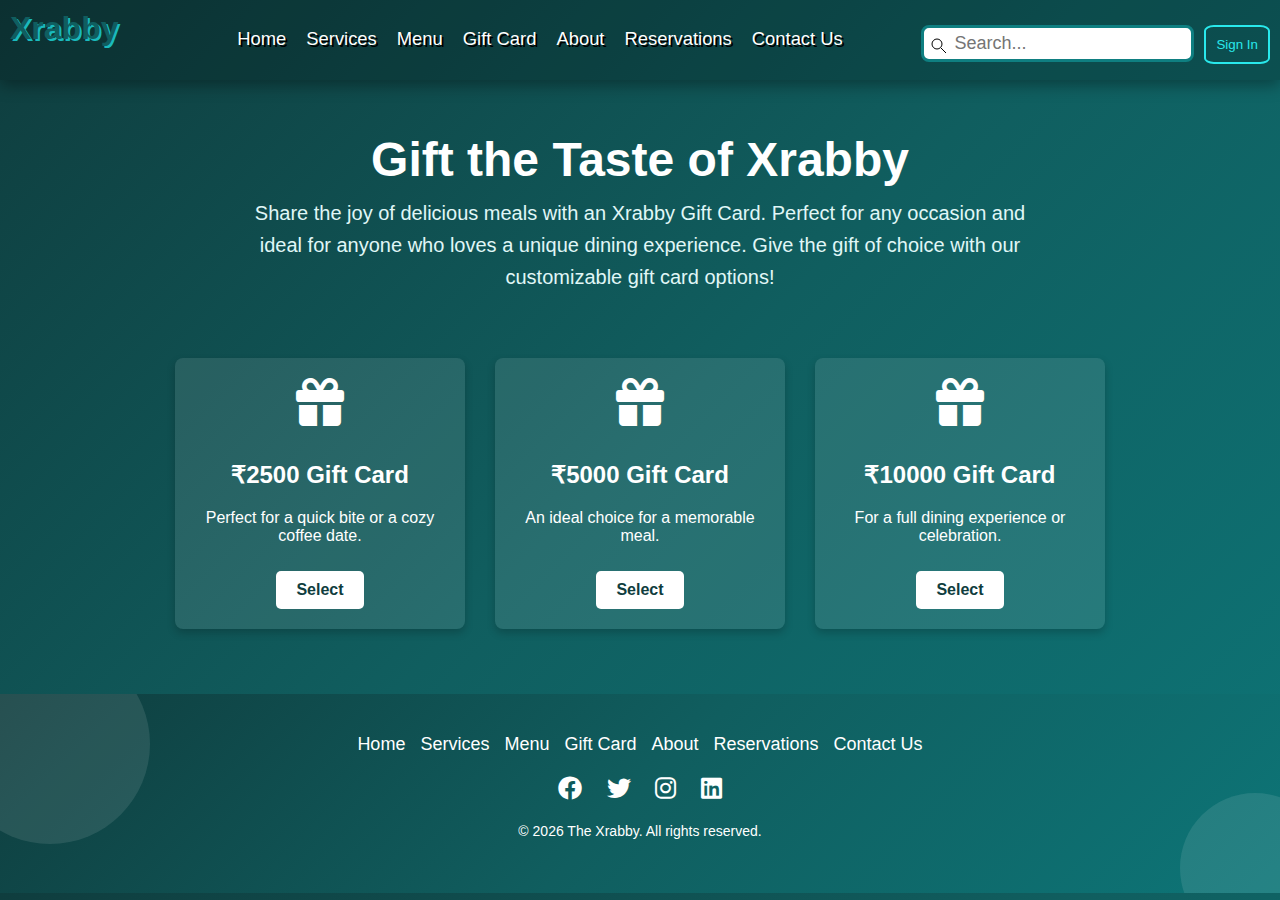
<file: JS_Basic_Project(24-25)/03_restaurant_site/Gift-Card/giftCard.html>
<!DOCTYPE html>
<html lang="en">
<head>
    <meta charset="UTF-8">
    <meta name="viewport" content="width=device-width, initial-scale=1.0">
    <title>Gift Card - Xrabby</title>
    <link rel="stylesheet" href="https://cdnjs.cloudflare.com/ajax/libs/font-awesome/6.0.0-beta3/css/all.min.css">
    <link rel="stylesheet" href="giftCard.css">
</head>
<body>
    <header>
        <nav>
          <div class="left-nav">Xrabby</div>
          <div class="center-nav">
            <ul>
              <li><a href="../index.html">Home</a></li>
              <li><a href="../Services-file/services.html">Services</a></li>
              <li><a href="../Menu/menu.html">Menu</a></li>
              <li><a href="../Gift-Card/giftCard.html">Gift Card</a></li>
              <li><a href="../About/about.html">About</a></li>
              <li><a href="../Reservations/reservation.html">Reservations</a></li>
              <li><a href="../Contact/contact.html">Contact Us</a></li>
            </ul>
          </div>
          <div class="right-nav">
            <div class="search-container">
              <input type="text" class="search-input" placeholder="Search..." />
              <svg class="search-icon" width="16" height="16" aria-hidden="true">
                <circle
                  cx="6"
                  cy="6"
                  r="5"
                  stroke="black"
                  stroke-width="1"
                  fill="none"
                />
                <line x1="10" y1="10" x2="15" y2="15" stroke="black" />
              </svg>
            </div>
            <div><button class="btn">Sign In</button></div>
          </div>
        </nav>
      </header>
    <div class="container">
        
        <section class="gift-card-intro">
            <h1>Gift the Taste of Xrabby</h1>
            <p>Share the joy of delicious meals with an Xrabby Gift Card. Perfect for any occasion and ideal for anyone who loves a unique dining experience. Give the gift of choice with our customizable gift card options!</p>
        </section>

      
        <section class="gift-card-options">
            <div class="card">
                <i class="fas fa-gift card-icon"></i>
                <h2>₹2500 Gift Card</h2>
                <p>Perfect for a quick bite or a cozy coffee date.</p>
                <button class="card-button" onclick="selectCard(2500)">Select</button>
            </div>
            <div class="card">
                <i class="fas fa-gift card-icon"></i>
                <h2>₹5000 Gift Card</h2>
                <p>An ideal choice for a memorable meal.</p>
                <button class="card-button" onclick="selectCard(5000)">Select</button>
            </div>
            <div class="card">
                <i class="fas fa-gift card-icon"></i>
                <h2>₹10000 Gift Card</h2>
                <p>For a full dining experience or celebration.</p>
                <button class="card-button" onclick="selectCard(10000)">Select</button>
            </div>
        </section>

       
        <section class="selection-message" id="selectionMessage">
            <p id="selectedText"></p>
        </section>
    </div>
    <footer class="footer">
        <div class="footer-container">
         
          <ul class="quick-links">
            <li><a href="../index.html">Home</a></li>
              <li><a href="../Services-file/services.html">Services</a></li>
              <li><a href="../Menu/menu.html">Menu</a></li>
              <li><a href="../Gift-Card/giftCard.html">Gift Card</a></li>
              <li><a href="../About/about.html">About</a></li>
              <li><a href="../Reservations/reservation.html">Reservations</a></li>
              <li><a href="../Contact/contact.html">Contact Us</a></li>
          </ul>
         
          <div class="social-icons">
            <a href="#"><i class="fab fa-facebook"></i></a>
            <a href="#"><i class="fab fa-twitter"></i></a>
            <a href="#"><i class="fab fa-instagram"></i></a>
            <a href="#"><i class="fab fa-linkedin"></i></a>
          </div>
    
          <p class="copyright">
            &copy; <span id="year"></span> The Xrabby.  All rights reserved.
          </p>
        </div>
      </footer>
    <script src="giftCard.js"></script>
</body>
</html>
</file>
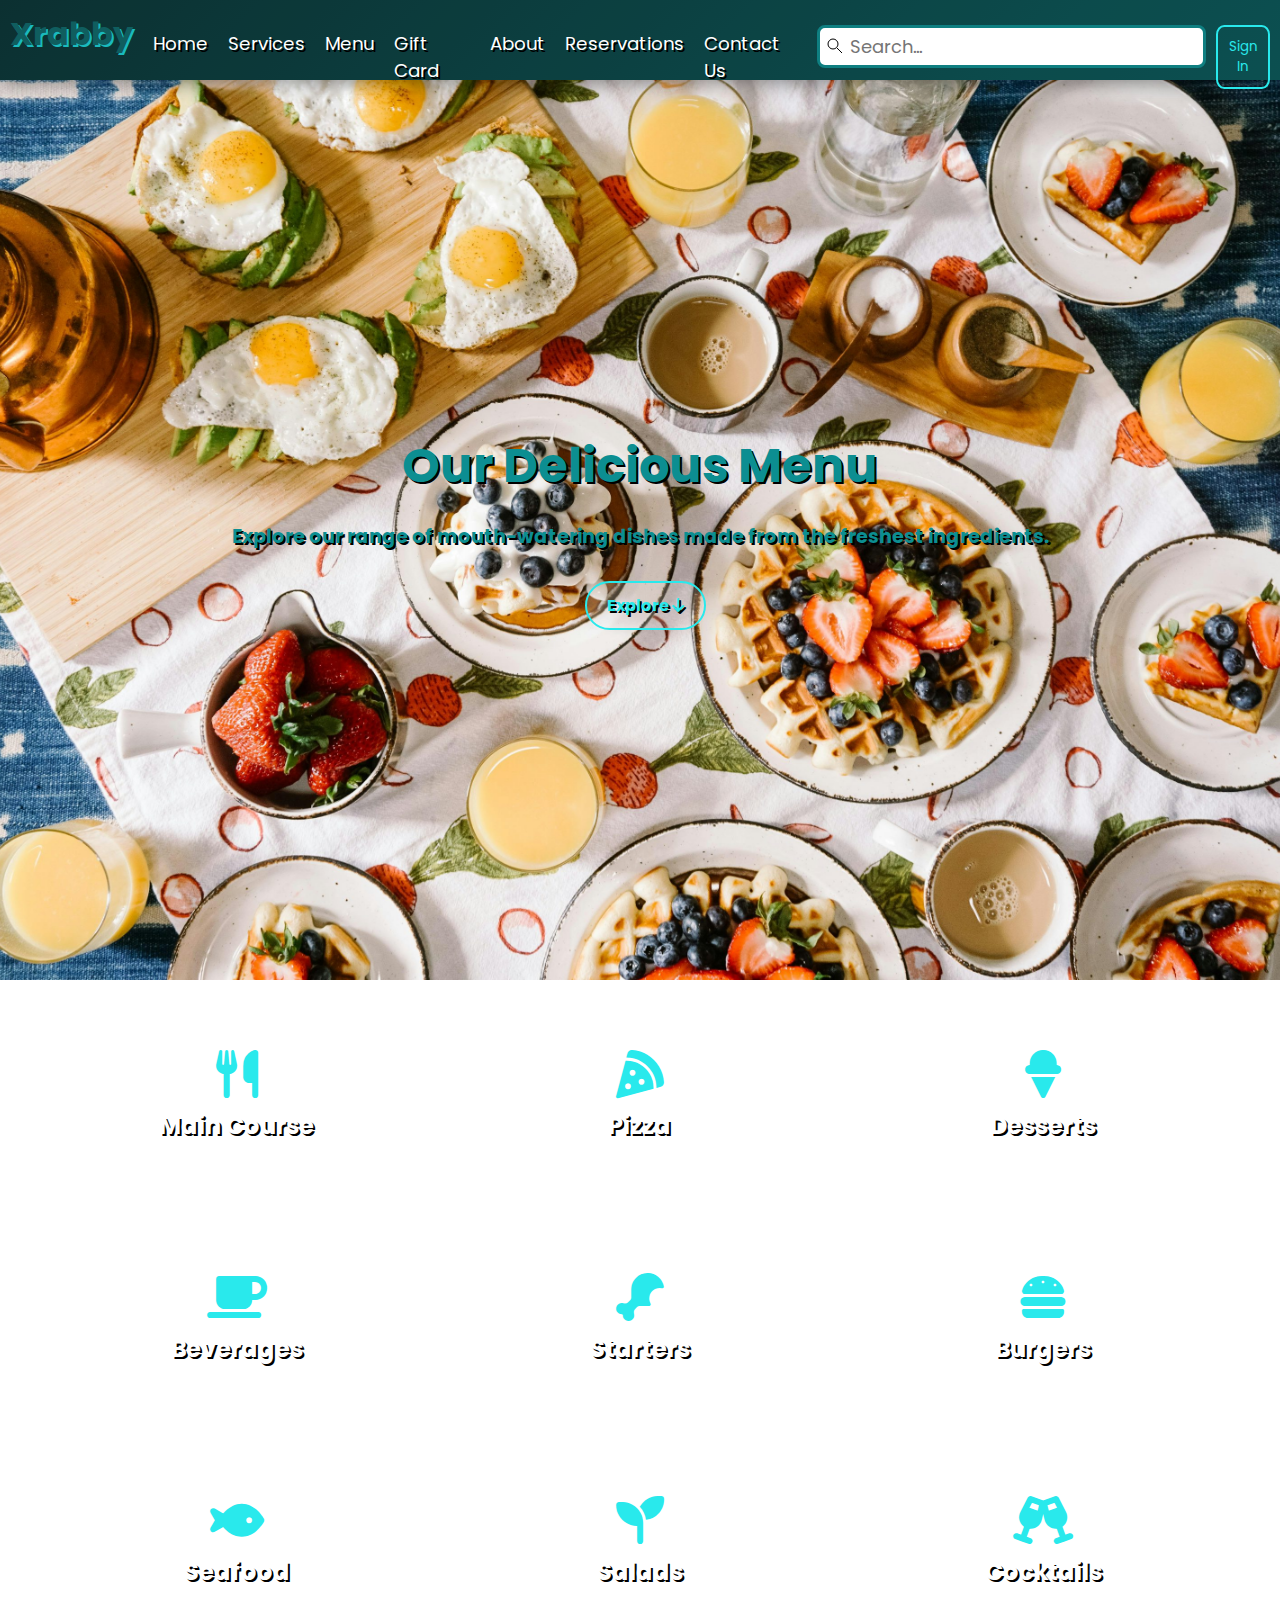
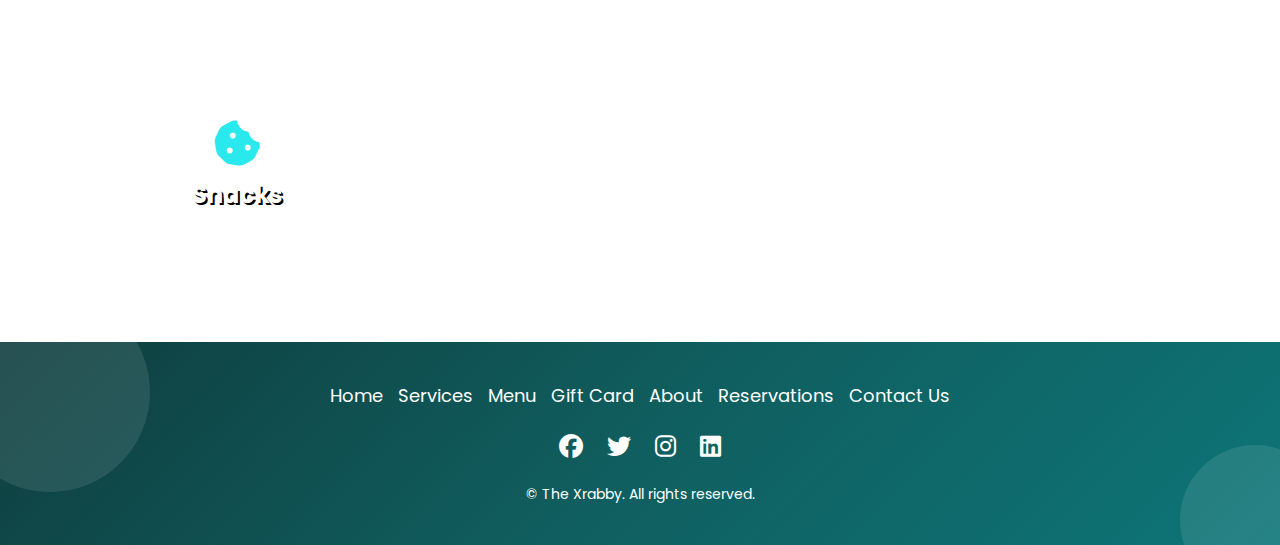
<file: JS_Basic_Project(24-25)/03_restaurant_site/Menu/menu.html>
<!DOCTYPE html>
<html lang="en">
<head>
  <meta charset="UTF-8" />
  <meta name="viewport" content="width=device-width, initial-scale=1.0" />
  <title>Xrabby Restaurant - Menu</title>

  <link rel="stylesheet" href="menu.css" />
  <link href="https://cdnjs.cloudflare.com/ajax/libs/font-awesome/6.5.0/css/all.min.css" rel="stylesheet">
</head>
<body>
    <header>
        <nav>
          <div class="left-nav">Xrabby</div>
          <div class="center-nav">
            <ul>
              <li><a href="../index.html">Home</a></li>
              <li><a href="../Services-file/services.html">Services</a></li>
              <li><a href="../Menu/menu.html">Menu</a></li>
              <li><a href="../Gift-Card/giftCard.html">Gift Card</a></li>
              <li><a href="../About/about.html">About</a></li>
              <li><a href="../Reservations/reservation.html">Reservations</a></li>
              <li><a href="../Contact/contact.html">Contact Us</a></li>
            </ul>
          </div>
          <div class="right-nav">
            <div class="search-container">
              <input type="text" class="search-input" placeholder="Search..." />
              <svg class="search-icon" width="16" height="16" aria-hidden="true">
                <circle
                  cx="6"
                  cy="6"
                  r="5"
                  stroke="black"
                  stroke-width="1"
                  fill="none"
                />
                <line x1="10" y1="10" x2="15" y2="15" stroke="black" />
              </svg>
            </div>
            <div><button class="btn">Sign In</button></div>
          </div>
        </nav>
      </header>
    <section class="menu-intro">
        <h1>Our Delicious Menu</h1>
        <p>Explore our range of mouth-watering dishes made from the freshest ingredients.</p>
        <a href="#categories" class="explore-btn btn">Explore <i class="fas fa-arrow-down"></i></a>
    </section>
    
      <section id="categories" class="menu-categories">
       
        <div class="menu-card">
          <i class="fas fa-utensils"></i>
          <h2>Main Course</h2>
          <p>A delightful selection of signature dishes to please your palate.</p>
        </div>
    
        <div class="menu-card">
          <i class="fas fa-pizza-slice"></i>
          <h2>Pizza</h2>
          <p>Freshly baked pizzas with your favorite toppings and cheese.</p>
        </div>
    
        <div class="menu-card">
          <i class="fas fa-ice-cream"></i>
          <h2>Desserts</h2>
          <p>Indulge in sweet treats that will melt in your mouth.</p>
        </div>
    
        <div class="menu-card">
          <i class="fas fa-coffee"></i>
          <h2>Beverages</h2>
          <p>From refreshing mocktails to classic coffees, we have it all.</p>
        </div>
    
        <div class="menu-card">
          <i class="fas fa-drumstick-bite"></i>
          <h2>Starters</h2>
          <p>Crispy and flavorful appetizers to start your meal just right.</p>
        </div>
    
        <div class="menu-card">
          <i class="fas fa-hamburger"></i>
          <h2>Burgers</h2>
          <p>Juicy burgers loaded with fresh ingredients and sauces.</p>
        </div>
    
        <div class="menu-card">
          <i class="fas fa-fish"></i>
          <h2>Seafood</h2>
          <p>Exquisite seafood dishes straight from the ocean to your plate.</p>
        </div>
    
        <div class="menu-card">
          <i class="fas fa-seedling"></i>
          <h2>Salads</h2>
          <p>Healthy salads with a perfect balance of flavors and nutrition.</p>
        </div>
    
        <div class="menu-card">
          <i class="fas fa-glass-cheers"></i>
          <h2>Cocktails</h2>
          <p>A mix of classic and exotic cocktails to lift your spirits.</p>
        </div>
    
        <div class="menu-card">
          <i class="fas fa-cookie-bite"></i>
          <h2>Snacks</h2>
          <p>Quick bites to satisfy your hunger at any time of the day.</p>
        </div>
      </section>

      <div class="back-to-top">
        <a href="#top"><i class="fas fa-chevron-up"></i></a>
      </div>
    
   
      <footer class="footer">
        <div class="footer-container">
         
          <ul class="quick-links">
            <li><a href="../index.html">Home</a></li>
              <li><a href="../Services-file/services.html">Services</a></li>
              <li><a href="../Menu/menu.html">Menu</a></li>
              <li><a href="../Gift-Card/giftCard.html">Gift Card</a></li>
              <li><a href="../About/about.html">About</a></li>
              <li><a href="../Reservations/reservation.html">Reservations</a></li>
              <li><a href="../Contact/contact.html">Contact Us</a></li>
          </ul>
         
          <div class="social-icons">
            <a href="#"><i class="fab fa-facebook"></i></a>
            <a href="#"><i class="fab fa-twitter"></i></a>
            <a href="#"><i class="fab fa-instagram"></i></a>
            <a href="#"><i class="fab fa-linkedin"></i></a>
          </div>
    
          <p class="copyright">
            &copy; <span id="year"></span> The Xrabby.  All rights reserved.
          </p>
        </div>
      </footer>
  
  <script src="script.js"></script>
</body>
</html>
</file>
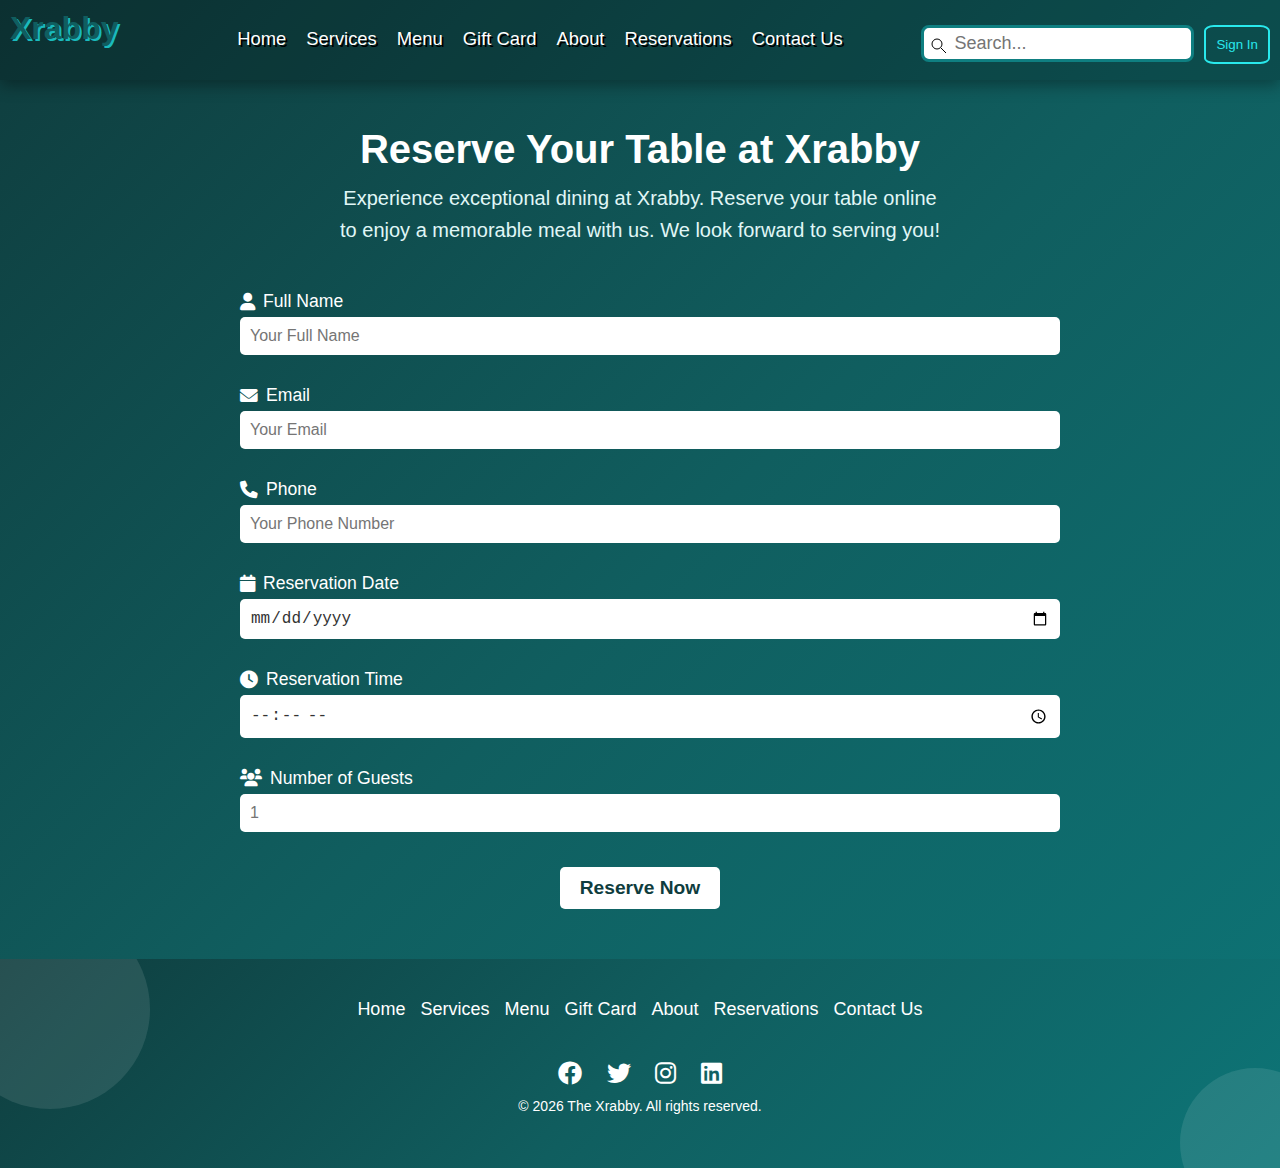
<file: JS_Basic_Project(24-25)/03_restaurant_site/Reservations/reservation.html>
<!DOCTYPE html>
<html lang="en">
<head>
    <meta charset="UTF-8">
    <meta name="viewport" content="width=device-width, initial-scale=1.0">
    <title>Reservations - Xrabby</title>
    <link rel="stylesheet" href="https://cdnjs.cloudflare.com/ajax/libs/font-awesome/6.0.0-beta3/css/all.min.css">
    <link rel="stylesheet" href="reservation.css">
</head>
<body>
    <header>
        <nav>
          <div class="left-nav">Xrabby</div>
          <div class="center-nav">
            <ul>
              <li><a href="../index.html">Home</a></li>
              <li><a href="../Services-file/services.html">Services</a></li>
              <li><a href="../Menu/menu.html">Menu</a></li>
              <li><a href="../Gift-Card/giftCard.html">Gift Card</a></li>
              <li><a href="../About/about.html">About</a></li>
              <li><a href="../Reservations/reservation.html">Reservations</a></li>
              <li><a href="../Contact/contact.html">Contact Us</a></li>
            </ul>
          </div>
          <div class="right-nav">
            <div class="search-container">
              <input type="text" class="search-input" placeholder="Search..." />
              <svg class="search-icon" width="16" height="16" aria-hidden="true">
                <circle
                  cx="6"
                  cy="6"
                  r="5"
                  stroke="black"
                  stroke-width="1"
                  fill="none"
                />
                <line x1="10" y1="10" x2="15" y2="15" stroke="black" />
              </svg>
            </div>
            <div><button class="btn">Sign In</button></div>
          </div>
        </nav>
      </header>
    <div class="container">
       
        <section class="reservation-intro">
            <h1>Reserve Your Table at Xrabby</h1>
            <p>Experience exceptional dining at Xrabby. Reserve your table online to enjoy a memorable meal with us. We look forward to serving you!</p>
        </section>

       
        <section class="reservation-form-section">
            <form class="reservation-form" id="reservationForm">
                <div class="form-group">
                    <label for="name"><i class="fas fa-user"></i> Full Name</label>
                    <input type="text" id="name" placeholder="Your Full Name" required>
                </div>
                <div class="form-group">
                    <label for="email"><i class="fas fa-envelope"></i> Email</label>
                    <input type="email" id="email" placeholder="Your Email" required>
                </div>
                <div class="form-group">
                    <label for="phone"><i class="fas fa-phone"></i> Phone</label>
                    <input type="tel" id="phone" placeholder="Your Phone Number" required>
                </div>
                <div class="form-group">
                    <label for="date"><i class="fas fa-calendar"></i> Reservation Date</label>
                    <input type="date" id="date" required>
                </div>
                <div class="form-group">
                    <label for="time"><i class="fas fa-clock"></i> Reservation Time</label>
                    <input type="time" id="time" required>
                </div>
                <div class="form-group">
                    <label for="guests"><i class="fas fa-users"></i> Number of Guests</label>
                    <input type="number" id="guests" min="1" max="20" placeholder="1" required>
                </div>
                <button type="button" class="submit-button" onclick="submitReservation()">Reserve Now</button>
            </form>
        </section>

        
        <section class="confirmation-message" id="confirmationMessage">
            <p id="confirmText"></p>
        </section>
    </div>
    <footer class="footer">
        <div class="footer-container">
         
          <ul class="quick-links">
            <li><a href="../index.html">Home</a></li>
              <li><a href="../Services-file/services.html">Services</a></li>
              <li><a href="../Menu/menu.html">Menu</a></li>
              <li><a href="../Gift-Card/giftCard.html">Gift Card</a></li>
              <li><a href="../About/about.html">About</a></li>
              <li><a href="../Reservations/reservation.html">Reservations</a></li>
              <li><a href="../Contact/contact.html">Contact Us</a></li>
          </ul>
         
          <div class="social-icons">
            <a href="#"><i class="fab fa-facebook"></i></a>
            <a href="#"><i class="fab fa-twitter"></i></a>
            <a href="#"><i class="fab fa-instagram"></i></a>
            <a href="#"><i class="fab fa-linkedin"></i></a>
          </div>
    
          <p class="copyright">
            &copy; <span id="year"></span> The Xrabby.  All rights reserved.
          </p>
        </div>
      </footer>

    <script src="reservation.js"></script>
</body>
</html>
</file>
<file: JS_Basic_Project(24-25)/01_car_site/style.css>
@import url("https://fonts.googleapis.com/css2?family=Nerko+One&family=Poppins:ital,wght@0,100;0,200;0,300;0,400;0,500;0,600;0,700;0,800;0,900;1,100;1,200;1,300;1,400;1,500;1,600;1,700;1,800;1,900&display=swap");
* {
  margin: 0;
  padding: 0;
}
:root {
  --main-bg-color: -webkit-linear-gradient(
    45deg,
    #97bc62,
    #3c873ede,
    #97bc62,
    #3c873ede,
    #97bc62
  );
}
body {
  font-family: "Poppins", system-ui;
  /* overflow-x: hidden; */
  width: 100%;
  background-color: aliceblue;
}

/*............. main */

main {
  min-height: 100vh;
  width: 100%;
  position: relative;
}

/* #myVideo {
  position: fixed;
  right: 0;
  bottom: 0;
  min-width: 100%;
  min-height: 100%;
} */
#myVideo {
  position: absolute;
    top: 0;
    left: 0;
    width: 100%;
    height: 100%;
    object-fit: cover;
    z-index: -1;
}
nav {
  z-index: 1;
  height: 60px;
  width: 100%;
  position: fixed;
  display: flex;
  justify-content: space-between;
  background: var(--main-bg-color);
}
#logo {
  width: 100px;
  padding: 10px;
  /* border: 1px solid red; */
}
.fb {
  width: 30px;
}
.insta {
  width: 45px;
}
.linkedin {
  width: 40px;
}
nav ul li a {
  text-decoration: none;
  color: white;
}
nav ul li a:hover {
  font-weight: bold;
}
nav ul li {
  list-style: none;
  padding: 15px;
}
nav ul {
  display: flex;
}
.left-nav {
  color: white;
  font-weight: bold;
  padding: 10px;
  font-size: 25px;
  text-shadow: 5px 2px 4px #113f12de;
}
.right-nav {
  padding: 10px;
}
.fb {
  margin-right: 10px;
  margin-bottom: 19px;
}
.linkedin {
  margin-right: 5px;
  margin-bottom: 14px;
}
.insta {
  margin-right: 10px;
  margin-bottom: 10px;
}

.right-nav img:hover {   
    animation: spin 2s ease-in-out infinite; /* apply the animation */  
  }
/* hero page......... */
.hero-page {
  position: relative;
  display: flex;
  justify-content: center;
  height: 100vh;
  width: 100%;
  align-items: center;
  flex-direction: column;
  color: white;
}
.hero-page h1 {
  font-size: 3rem;
  color: #1aa41c;
  text-shadow: 5px 2px  rgb(242, 236, 236);
}
.hero-page p{
  text-shadow: 2px 2px rgb(24, 93, 152);
}
.hero-btn {
  margin-top: 35px;
}

/* next-page-1........................ */
#next-page-1 {
  min-height: 140vh;
  width: 100%;
  position: relative;
  background-color: aliceblue;
  /* margin-top: 50px; */
}
.cars-section {
  display: flex;
  justify-content: space-evenly;
}
.heading3 {
  font-size: 2rem;
  color: #2c5f2d;
  padding: 50px;
}
.car-img-container {
  height: 250px;
  width: 300px;
  border: 5px solid #97bc62;
  margin: 30px;
  border-radius: 5px;
}
.img {
  width: 280px;
  /* height: 250px; */
  margin-top: 20px;
  margin-left: 15px;
}
h6 {
  font-size: larger;
}
.car-img-5 {
  margin-top: 50px;
  margin-bottom: 25px;
}
.car-product-1 img {
  margin-top: 0;
}

@keyframes mynav {
    from {transform: translateY(1px);}
    to {transform: translateY(-10px);}
}
/* .cars-section img:hover {   
    animation: mynav 2s ease-in-out infinite; 
  } */
.cars-section .car-img-container:hover {   
    animation: mynav 2s ease-in-out infinite;
    animation-fill-mode: both; 
  }
 


/* next-page-2.......... */
#next-page-2 {
  min-height: 110vh;
  width: 100%;
  background-color: aliceblue;
  position: relative;
  display: flex;
  /* margin-left: 20px; */
}
#next-page-2 h2 {
  font-size: 6rem;
  margin-left: 10px;
  font-weight: bold;
  padding: 10px;
}
#next-page-2 p {
  padding: 5px;
  margin-left: 10px;
}

.page2-right img {
    width: 100%;
    max-width: 800px; 
    height: auto; 
    object-fit: contain;
  }


/*  next-page-3............*/
#next-page-3 {
  height: auto;
  width: 100%;
  background-color: aliceblue;
  position: relative;
  /* padding: 50px; */
  /* overflow: hidden; */
}
.car-card-container {
  height: auto;
  width: 100%;
  background-color: aliceblue;
  display: flex;
  justify-content: space-evenly;
  margin-top: 30px;
}
#next-page-3 h2 {
  font-size: 2rem;
  color: #2c5f2d;
}
.left-card {
  background: url(img,vid/car1.jpg) no-repeat;
  z-index: 2;
}
.right-card {
  background: url(img,vid/car2.jpg) no-repeat;
  z-index: 2;
}
.cars-card {
  background-size: cover;
  height: 600px;
  width: 400px;
  padding: 20px;
  margin: 10px;
  overflow-wrap: break-word;
  border-radius: 5px;
}

.cars-card .btn {
  margin-top: 10px;
}
.left-card .btn {
  margin-top: 28px;
}
/*  next-page-4......................*/

#next-page-4 * {
  box-sizing: border-box;
}
#next-page-4 {
  margin: 0;
  padding: 0;
  min-height: 100vh;
  background: aliceblue;
  position: relative;
  width: 100%;
  display: flex;
  justify-content: center;
  align-items: center;

  /* display: none; */
}
#next-page-4 h2{
    font-size: 3.5rem;
    /* padding: 10px; */
    margin-right: 50px;
}
.carousel-container {
  width: 970px; /* Width of three cards */
  overflow: hidden;
  border: 5px solid green;
  border-radius: 5px;
  
}

.carousel {
  display: flex;
  transition: transform 0.5s ease-in-out;
  width: calc(
    300px * 6 + 20px * 6
  ); /* Total width for all cards including margin */
}

.card {
  height: 500px;
  width: 300px;
  background-size: cover;
  background-position: center;
  margin: 0 10px;
  position: relative;
  border: 5px solid green;
  border-radius: 5px;
}

.description {
  position: absolute;
  bottom: 0;
  background-color: rgba(0, 0, 0, 0.5);
  color: white;
  width: 100%;
  text-align: center;
  padding: 10px;
}

/* footer................... */

footer {
  background: var(--main-bg-color);
  position: relative;
  color: white;
  min-height: 130px;
  /* padding: 20px; */
  width: 100%;
  margin: 0;
  /* margin-left: 20px; */
}
.footer-body {
  display: flex;
  justify-content: space-around;
  padding: 15px;
}
footer ul li {
  list-style: none;
}
footer ul li a {
  text-decoration: none;
  color: white;
}
.right-footer {
  margin-right: -8%;
}

footer ul li a:hover {
  font-weight: bold;
}
#f-text {
  padding: 10px;
}
@keyframes spin {  
    from { transform: rotate(0deg); }  
    to { transform: rotate(360deg); }  
  }  
  
  .right-footer img:hover {   
    animation: spin 2s ease-in-out infinite; /* apply the animation */  
  }
</file>
<file: JS_Basic_Project(24-25)/01_car_site/utility.css>
/* :root {
    --main-bg-color: linear-gradient(180deg, #2C5F2D, #97BC62);
  } */
.btn{
border: 2px solid #184918;
padding: 10px;
border-radius: 10px;
background: var(--main-bg-color);
/* background: -webkit-linear-gradient(45deg,#97BC62, #3c873ede, #97BC62,#3c873ede, #97BC62); */
color: rgb(242, 237, 237);
font-weight: bold;
box-shadow: 3px 5px 5px 1px rgb(49, 55, 58);
text-shadow: 2px 2px 4px rgb(8, 7, 7);
/* transition: margin-right 2s ease-in-out; */
}
.btn:hover{
  box-shadow: 3px 3px 3px 2px rgb(221, 231, 236);

  animation: mynav 2s ease-in-out infinite;
  animation-fill-mode: both; 
}
.text-ct{
    text-align: center;
    justify-content: center;
    /* padding: 10px; */
}
.text-bold-card{
  color: white;
  font-size: 23px;

}
.text-card{
  color: white;
  text-align: justify;
  /* margin-top: 50px; */
  padding: 10px;
}

.hr{
  border: 1px solid #184918;
  margin: 10px 20px 30px 90px;
  overflow-x: hidden;
}
.car-dis{
  margin-bottom: 10px;
}
.heading2{
  text-shadow: 2px 2px 2px rgb(8, 7, 7);
  font-size: 2rem;
  color: #189818;
}
</file>
<file: JS_Basic_Project(24-25)/01_car_site/responsive.css>
/* media query.................. */

    /* Styles for mobile screens */

@media only screen and (max-width: 600px) {
    :root {
        --main-bg-color: -webkit-linear-gradient(
          45deg,
          #4549b6,
          #1BFFFF,
          #575ab1d5,
          #1BFFFF,
          #3d40a4d4
        );
    }
    /* ........main scetion................. */
    #myVideo {
        position: absolute; /* Allow video to stay in the background */
        top: 0;
        left: 0;
        width: 100vw;
        height: 100vh; /* Full viewport height */
        object-fit: cover; /* Ensures the video covers the entire area */
        z-index: -1; /* Puts the video behind the content */
    }
  nav {
    display: flex;
    flex-direction: column;
    /* justify-content: center; */
    height: auto;
    text-shadow: 5px 2px 4px rgb(13, 13, 13);
  }
  .right-nav {
    display: none;
  }
  .center-nav{
    display: flex;
    justify-content: center;
  }
  .hero-page p {
    font-size: 15px;
    padding: 20px;
  }
  /* .media-700 {
    color: rgb(36, 123, 36);
  } */
  .hero-page h1 {
    font-size: 3rem;
    color: #11c4b8;
    margin-top: 150px;
    text-shadow: 5px 2px 4px rgb(6, 6, 6);  
    text-align: center;
  }
  /* ........next-page-1................. */
  .cars-section {
    overflow-x: scroll;
  }
  #next-page-1 h3{
    color: #11c4b8;
    text-shadow: 5px 2px 4px rgb(6, 6, 6);  
    text-align: center;
    font-size: 40px !important ;
  }
  .car-img-container{
    border: 5px solid #11c4b8;
  }

    /* ........next-page-2................. */
  .page2-left h2 {
    font-size: 50px !important;
    color: #11c4b8;
    text-align: center;
    text-shadow: 5px 2px 4px rgb(6, 6, 6);
  }
  #next-page-2 {
    display: flex;
    flex-direction: column;
  }

  .page2-right img {
    width: 580px;
    object-fit: cover;
    /* min-height: 100vh; */
    margin-top: 20px;
  }
    /* ........next-page-3................. */

  #next-page-3{
    /* margin: 10px; */
    padding: 10px;
    width: 100%;
    color: aliceblue;
  }
  #next-page-3 h2{
    font-size: 40px !important;
    color: #11c4b8;
    text-align: center;
    text-shadow: 5px 2px 4px rgb(6, 6, 6);
  }
  .car-card-container{
    display: flex;
    flex-direction: column;
    /* margin: 20px; */
    /* justify-content: center; */
    align-items: center;
    margin-left: 5px;
  }
  .cars-card{
    height: 500px;
    width: 300px;
  }
  /* ........next-page-4................. */

  #next-page-4 h2 {
    font-size: 2rem;
    margin-right: 10px;
    text-align: center;
  }
  #next-page-4{
    display: flex;
    flex-direction: column;
    margin-left: 15px;
  }
   .headingofpage4{
    color: #11c4b8;
    margin-bottom: 20px;
   }
  .carousel-container {
    width: 100%; /* Make the container take up full screen width */
    border: none; /* Optionally remove the border */
  }

  .carousel {
    display: flex;
    transition: transform 0.5s ease-in-out;
    width: calc(100vw * 6); /* Total width for all cards in terms of viewport width */
  }

  .card {
    height: 300px; /* Adjust card height for mobile */
    width: 100vw; /* Each card takes up the full viewport width */
    margin: 0; /* Remove the margins */
    border: none; /* Optionally remove the border */
    border-radius: 0; /* Optionally remove border radius */
    
  }

  .description {
    padding: 5px;
    font-size: 0.8rem; /* Adjust text size for mobile */
  }
  /* ..........footer.............. */


.footer-body {
    display: flex;
    flex-direction: column; /* Stack the sections vertically */
    align-items: center;
    text-align: center;
}

.footer-body div {
    margin-bottom: 20px; /* Add space between the sections */
}

.footer-body ul {
    padding: 0;
}

.footer-body ul li {
    margin-bottom: 10px; /* Space between list items */
}

.footer-body ul li a {
    font-size: 14px; /* Reduce the font size for smaller screens */
}

.right-footer {
    display: flex;
    justify-content: center;
}

.s-icon {
    width: 30px;
    height: 30px; /* Resize the social icons */
    margin: 0 10px;
}

#f-text {
    font-size: 12px;
    text-align: center;
    margin-top: 20px;
}
}


/* hidden vehicle container............ */

.container {
    display: none;
    position: absolute;
    background: var(--main-bg-color);
    border: 3px solid #ccc;
    padding: 20px;
    top: 40px; /* Position it just below the navbar */
    width: 100%;
    height: 80vh;
    border-radius: 5px; 
    z-index: 5;
  }

  .vihicle-item-container{
    display: flex;
    justify-content: space-evenly;
    /* margin: 20px; */
    color: white;
  }

  .vehicle-item {
    width: 250px;
    height: 200px;
    /* object-fit: contain; */
    /* border: 1px solid black; */
    margin: 0 50px;
    /* text-align: center; */
  }
  .vehicle-item img{
    width: 250px;
    height: 200px;
    border-radius: 10px;
  }
  .sec-2{
    margin-top: 50px;
  }
  .vehicle-text{
    font-size: 1.5rem;
    /* font-weight: bold; */
    color: white;
    text-shadow: 5px 2px 4px rgb(13, 13, 13);
    /* text-align: center; */
    margin-top: 50px;
  }
  /* Show the container when hovering over the Vehicles item */
/* .center-nav#vehicles:hover + .container,
.container:hover {
  display: block;
} */

/* Investors-hidden-container.............. */
#Investors-hidden-container{
  display: none;
  background: var(--main-bg-color);
  height: 50vh;
  width: 100%;
  position: absolute;
  z-index: 5;
  top: 40px;
  border: 3px solid #ccc;
  border-radius: 5px;
}
.investor-list-card{
    padding: 50px;
}
.investor-list-card p{
    color: white;
    text-align: center;
    font-size: 18px;
    text-decoration: underline;
    text-shadow: 5px 2px 4px rgb(13, 13, 13);
}



/* Media Query for smaller screens */
@media only screen and (max-width: 768px) {
    #next-page-2 {
      flex-direction: column; /* Stacks the content vertically */
      align-items: center; /* Centers the items */
    }
  
    #next-page-2 h2 {
      font-size: 4rem; /* Reduce the heading size */
      text-align: center;
      margin: 20px 0;
    }
  
    .page2-right img {
      width: 100%; /* Image takes the full width */
      max-width: 600px; /* Max width for smaller screens */
      height: auto; /* Maintains aspect ratio */
    }
  }
  
  /* Media Query for very small screens */
  @media only screen and (max-width: 480px) {
    #next-page-2 h2 {
      font-size: 2.5rem; /* Further reduce the heading size */
    }
  
    .page2-right img {
      max-width: 100%; /* Full width for very small screens */
    }
  }
</file>
<file: JS_Basic_Project(24-25)/04_doraemon/style.css>
.container {
    display: flex;
    justify-content: center;
    height: 100vh;
    align-items: center;
  }
  #btn{
  background-color: #c2fbd7;
  border-radius: 100px;
  box-shadow: rgba(44, 187, 99, .2) 0 -25px 18px -14px inset,rgba(44, 187, 99, .15) 0 1px 2px,rgba(44, 187, 99, .15) 0 2px 4px,rgba(44, 187, 99, .15) 0 4px 8px,rgba(44, 187, 99, .15) 0 8px 16px,rgba(44, 187, 99, .15) 0 16px 32px;
  color: green;
  cursor: pointer;
  display: inline-block;
  font-family: CerebriSans-Regular,-apple-system,system-ui,Roboto,sans-serif;
  padding: 7px 20px;
  text-align: center;
  text-decoration: none;
  transition: all 250ms;
  border: 0;
  font-size: 16px;
  user-select: none;
  -webkit-user-select: none;
  touch-action: manipulation;
}

#btn:hover {
  box-shadow: rgba(44,187,99,.35) 0 -25px 18px -14px inset,rgba(44,187,99,.25) 0 1px 2px,rgba(44,187,99,.25) 0 2px 4px,rgba(44,187,99,.25) 0 4px 8px,rgba(44,187,99,.25) 0 8px 16px,rgba(44,187,99,.25) 0 16px 32px;
  transform: scale(1.05) rotate(-1deg);
}
  #blue-circle {
    transition: width 2s linear 1s;
    width: 500px;
    background-color: rgb(0, 110, 255);
    height: 500px;
    border-radius: 50%;
    position: relative;
    border: 3px solid black;
    animation-name: Blue-animation;
    animation-duration: 4s;
  }
  #white-circle {
    width: 400px;
    background-color: white;
    height: 425px;
    border-radius: 50%;
    position: absolute;
    top: 80px;
    left: 45px;
    /* border: 3px solid black; */
  }
  .eyes {
    display: flex;
    position: absolute;
    left: 100px;
    top: -30px;
  }
  .eye {
    width: 100px;
    height: 130px;
    border: 3px solid black;
    border-radius: 60%;
    background-color: white;
  }
  .eyeBall {
    width: 40px;
    height: 40px;
    border: 3px solid black;
    border-radius: 60%;
    background-color: rgb(17, 16, 16);
    position: absolute;
    top: 50px;
    /* left: 10px; */
  }
  .eye-white-dot {
    width: 15px;
    height: 20px;
    border: 3px solid black;
    border-radius: 60%;
    background-color: white;
    position: absolute;
    top: 10px;
    animation-name: blackeye;
    animation-duration: 4s;
  }
  .eye2 {
    width: 100px;
    height: 130px;
    border: 3px solid black;
    border-radius: 60%;
    background-color: white;
  }
  .eyeBall2 {
    width: 40px;
    height: 40px;
    border: 3px solid black;
    border-radius: 60%;
    background-color: rgb(17, 16, 16);
    position: absolute;
    top: 50px;
    /* left: 10px; */
  }
  .eye-white-dot2 {
    width: 15px;
    height: 20px;
    border: 3px solid black;
    border-radius: 60%;
    background-color: white;
    position: absolute;
    top: 10px;
    animation-name: blackeye;
    animation-duration: 4s;
  }
  #nose {
    width: 70px;
    height: 70px;
    border: 3px solid black;
    border-radius: 60%;
    background-color: rgb(236, 23, 23);
    position: absolute;
    left: 170px;
    top: 85px;
    animation-name: red-animation;
    animation-duration: 4s;
  }
  #nose-dot {
    width: 30px;
    height: 25px;
    border: 3px solid rgba(238, 46, 46, 0.973);
    border-radius: 60%;
    background-color: rgba(235, 53, 53, 0.822);
    position: absolute;
    left: 10px;
    top: 5px;
    box-shadow: 2px 2px rgb(233, 97, 97);
  }
  #vl {
    height: 150px;
    border-left: 3px solid black;
    position: absolute;
    left: 204px;
    top: 160px;
  }
  #mouth {
    width: 300px;
    height: 150px;
    border: 3px solid black;
    background-color: rgb(236, 23, 23);
    position: absolute;
    border-radius: 0 0 200px 200px;
    left: 50px;
    top: 230px;
    overflow: hidden;
    animation-name: red-animation;
    animation-duration: 4s;
  }
  #tongue {
    width: 200px;
    height: 110px;
    border: 3px solid rgb(196, 29, 29);
    background-color: rgb(204, 45, 45);
    position: absolute;
    border-radius: 150px 150px 0 0;
    left: 50px;
    top: 40px;
    animation-name: darkRed;
    animation-duration: 4s;
  }
  #line1 {
    height: 150px;
    border-left: 3px solid black;
    position: absolute;
    transform: rotate(-60deg);
    left: 40px;
    animation-name: myline;
    animation-duration: 4s;
  }
  #line2 {
    height: 160px;
    border-left: 3px solid black;
    position: absolute;
    transform: rotate(-90deg);
    left: 20px;
    top: 60px;
    animation-name: myline;
    animation-duration: 4s;
  }
  #line3 {
    height: 150px;
    border-left: 3px solid black;
    position: absolute;
    transform: rotate(-120deg);
    left: 40px;
    top: 125px;
    animation-name: myline;
    animation-duration: 4s;
  }
  #line4 {
    height: 165px;
    border-left: 3px solid black;
    position: absolute;
    transform: rotate(60deg);
    left: 370px;
    top: -9px;
    animation-name: myline;
    animation-duration: 4s;
  }
  #line5 {
    height: 160px;
    border-left: 3px solid black;
    position: absolute;
    transform: rotate(90deg);
    left: 380px;
    top: 60px;
    animation-name: myline;
    animation-duration: 4s;
  }
  #line6 {
    height: 150px;
    border-left: 3px solid black;
    position: absolute;
    transform: rotate(120deg);
    left: 360px;
    top: 125px;
    animation-name: myline;
    animation-duration: 4s;
  }
  @keyframes Blue-animation {
    0% {
      color: white;
    }
    25% {
        background-color: rgba(102, 158, 233, 0.719);
    }
    50% {
        background-color: rgba(54, 134, 240, 0.801);
    }
    75% {
        background-color: rgba(33, 123, 241, 0.918);
    }
    100% {
      background-color: rgb(0, 110, 255);
    }
  }
  @keyframes red-animation {
    0% {
      color: white;
    }
    25% {
      background-color: rgba(236, 98, 98, 0.76);
    }
    50% {
      background-color: rgba(236, 69, 69, 0.836);
    }
    75% {
      background-color: rgba(238, 54, 54, 0.938);
    }
    100% {
      background-color: rgb(236, 23, 23);
    }
  }

  @keyframes myline {
    0%   {border-left: 3px solid rgba(117, 115, 115, 0.61)}
    25%  {border-left: 3px solid rgba(82, 81, 81, 0.753)}
    50%  {border-left: 3px solid rgba(51, 50, 50, 0.87)}
    75%  {border-left: 3px solid rgba(22, 22, 22, 0.932);}
    100% {border-left: 3px solid black;}
  }

  @keyframes darkRed {
    0%   {background-color: rgba(197, 120, 120, 0.822);}
    25%  {background-color: rgba(199, 108, 108, 0.753);}
    50% {background-color: rgba(196, 89, 89, 0.822);}
    75% {background-color: rgba(201, 67, 67, 0.897);}
    100% {background-color: rgb(204, 45, 45);}
  }

  @keyframes blackeye {
    0%   { background-color: rgba(161, 154, 154, 0.801);}
    25%  { background-color: rgba(119, 114, 114, 0.658);}
    50% { background-color: rgba(83, 79, 79, 0.76);}
    75% { background-color: rgba(51, 48, 48, 0.884);}
    100% { background-color: rgb(17, 16, 16);}
  }

  /* Extra small devices (max-width: 480px) */
@media (max-width: 480px) {
    #blue-circle {
      width: 300px;
      height: 300px;
    }
    #white-circle {
      width: 240px;
      height: 270px;
      top: 40px;
      left: 30px;
    }
    .eyes{
        top: -20px;
        left: 60px;
    }
    .eye {
      width: 60px;
      height: 80px;
    }
    .eyeBall {
      width: 25px;
      height: 30px;
      top: 25px;
      /* left: 45px; */
    }
    .eye-white-dot{
       width: 10px; 
       height: 15px;
       top:5px

    }
    .eye-white-dot2{
       width: 15px; 
       height: 20px;
    }
    .eyeBall2 {
      width: 25px;
      height: 30px;
      top: 20px;
      left: 45px;
    }
    #nose {
      width: 40px;
      height: 40px;
      top: 54px;
      left: 103px;
    }
    #nose-dot {
        width: 15px;
        height: 20px;
    }
    #mouth {
      width: 180px;
      height: 90px;
      left: 30px;
      top: 150px;
    }
    #tongue {
      width: 120px;
      height: 70px;
      left: 30px;
      top: 20px;
    }
    #vl {
        height: 50px;
        left: 124px;
        top: 100px;
    }
    #line1 {
        height: 100px;
        top: 5px;
    }    
    #line2 {
        height: 100px;
        top: 45px;
        left: 30px;
    }    
    #line3 {
        height: 100px;
        top: 80px;
    }    
    #line4 {
        height: 100px;
        top: 5px;
        left: 212px;
    }    
    #line5 {
        height: 100px;
        top: 43px;
        left: 217px;
    }   
    #line6 {
        height: 100px;
        top: 83px;
        left: 210px;
    }    
  }
</file>
<file: JS_Basic_Project(24-25)/05_firework/style.css>
body {
  overflow-x: hidden;
  margin: 0;
  padding: 0;
  
}
h1{
    margin: 10px;
}
.container {
  width: 100%;
  height: 100vh;
  position: relative;
}

.dots-ring {
  position: absolute;
  background: radial-gradient(circle, #ffd700, #ffa500);
  border-radius: 50%;
  width: 20px;
  height: 20px;
  opacity: 0;
  animation: fade 2s ease-in-out;
 /* margin-left: -1px ; */
}

#firework-ball {
  width: 700px;
  height: 700px;
  bottom: 400px;
  left: 50%; 
  position: absolute; 
  transform: translateX(-50%); 
  border-radius: 50%;
  z-index: 1;
  animation: colors-for-firework-ball 3s ease-in-out ;
}
.firework-sparkle {
  position: absolute;
  background: radial-gradient(circle, #ff7b00, #2600ff);
  border-radius: 50px;
  width: 8px;
  height: 20px;
  gap: 10px;
  animation: fall 7s linear forwards;
}
.firework-sparkle-two {
  position: absolute;
  background: radial-gradient(circle, #00e1ff, #7bff00);
  border-radius: 60px;
  width: 7px;
  height: 15px;
  gap: 10px;
  animation: fall 8s linear forwards;
}
.firework-sparkle-three {
  position: absolute;
  background: radial-gradient(circle, #d9ff00e5, #ff7300);
  border-radius: 20px;
  width: 7px;
  height: 25px;
  gap: 10px;
  animation: fall 7s linear forwards;
}
.firework-sparkle-four {
  width: 20px;
  height: 20px;
  background: radial-gradient(circle, #a108c7c7, #0fd69a);
  border-radius: 50% 50% 50% 50% / 60% 60% 40% 40%;
  position: relative;
  transform: rotate(45deg);
  animation: fall 10s linear forwards;
}
.firework-sparkle-five {
  width: 20px;
  height: 20px;
  background: radial-gradient(circle, #08c79ec7, #d3d60f);
  border-radius: 50% 50% 50% 50% / 60% 60% 40% 40%;
  position: absolute;
  transform: rotate(45deg);
  animation: fall 10s linear forwards;
}
.firework-sparkle-six {
  width: 10px;
  height: 20px;
  background: radial-gradient(circle, #c708a7c7, #d3d60f);
  border-radius: 50% 50% 50% / 60% 60% 40%;
  position: absolute;
  transform: rotate(45deg);
  animation: fall 10s linear forwards;
}

/* keyframes */
@keyframes fade {
  0%,
  100% {
    opacity: 0;
  }
  50% {
    opacity: 1;
  }
}

@keyframes colors-for-firework-ball {
    0% {  background: radial-gradient(circle, #ffffff 5%, #ffd700 15%, #ff4500 30%, #ff1493 45%, #9400d3 50%, #13df79d6 60%, #4b0082 85%, #1e90ff 90%, #000000 100%);
     box-shadow: 0 0 20px #ffd700, 0 0 40px#fff700, 0 0 60px #ff1493; 
    }
    20% {  background: radial-gradient(circle, #ffffffc9 5%, #ffd900d0 15%, #ff4400cc 30%, #ff1491cb 45%, #9400d3ce 50%, #13df79be 60%, #4c0082c2 85%, #1e8fffc9 90%, #000000d2 100%);
        box-shadow: 0 0 20px #ffd900d3, 0 0 40px#fff700c5, 0 0 60px #ff1491d0; }
    40% {  background: radial-gradient(circle, #ffffff9c 5%, #ffd9009f 15%, #ff44009c 30%, #ff14919c 45%, #9400d39a 50%, #13df799a 60%, #4c00829a 85%, #1e8fff8c 90%, #0000009a 100%);
        box-shadow: 0 0 20px #ffd9008f, 0 0 40px#fff7008c, 0 0 60px #ff149191;  }
    60% { background: radial-gradient(circle, #ffffff5b 5%, #ffd9006b 15%, #ff440067 30%, #ff149163 45%, #9400d362 50%, #13df795b 60%, #4c008262 85%, #1e8fff57 90%, #00000069 100%);
        box-shadow: 0 0 20px #ffd90056, 0 0 40px#fff70050, 0 0 60px #ff149159;  }
    80% { background: radial-gradient(circle, #ffffff34 5%, #ffd9003a 15%, #ff44003b 30%, #ff149136 45%, #9400d33b 50%, #13df793d 60%, #4c008242 85%, #1e8fff31 90%, #00000046 100%);
        box-shadow: 0 0 20px #ffd90033, 0 0 40px#fff7003b, 0 0 60px #ff149134;  }
    100% { background: radial-gradient(circle, #ffffff00 5%, #ffd90000 15%, #ff440000 30%, #ff149100 45%, #9400d300 50%, #13df7900 60%, #4c008200 85%, #1e8fff00 90%, #00000000 100%);
        box-shadow: 0 0 20px #ffd90000, 0 0 40px#fff70000, 0 0 60px #ff149100;  }
    }

    @keyframes fall {
        0% {
          transform: translateY(0);
          opacity: 1;
        }
        100% {
          transform: translateY(300px); 
          opacity: 0;
        }
      }

button{
  display: flex;
  align-items: center;
  font-family: inherit;
  font-weight: 500;
  font-size: 16px;
  padding: 0.7em 1.4em 0.7em 1.1em;
  color: white;
  background: #ad5389;
  background: linear-gradient(0deg, rgba(20,167,62,1) 0%, rgba(102,247,113,1) 100%);
  border: none;
  box-shadow: 0 0.7em 1.5em -0.5em #14a73e98;
  letter-spacing: 0.05em;
  border-radius: 20em;
  cursor: pointer;
  user-select: none;
  -webkit-user-select: none;
  touch-action: manipulation;
  margin: 20px;
}

.button-88:hover {
  box-shadow: 0 0.5em 1.5em -0.5em #14a73e98;
}

.button-88:active {
  box-shadow: 0 0.3em 1em -0.5em #14a73e98;
}
</file>
<file: JS_Basic_Project(24-25)/05_firework/responsive.css>
@media(max-width: 320px){
    .dots-ring {
        width: 10px;
        height: 10px;
        margin-right: 50px;
    }
    #firework-ball {
        width: 400px;
        height: 400px;
        /* bottom: 200px;
        left: 3px; */
      }

}
/* @media (max-width : 1024px) {
    #firework-ball {
        bottom: 550px;
    }
}
@media (max-width : 1760px) {
    #firework-ball {
        bottom: 850px;
    }
} */
</file>
<file: JS_Basic_Project(24-25)/02_travel_site/style.css>
* {
  margin: 0;
  padding: 0;
  box-sizing: border-box;
}
:root {
    --main-bg-color: -webkit-linear-gradient(90deg, rgba(2,0,36,1) 0%, rgba(9,9,121,1) 35%, rgba(0,212,255,1) 100%);
  }
body {
  font-family: "Arial", sans-serif;
  color: white;
}

/* Header and Navigation.............. */
.main-video-background video {
  position: absolute;
  top: 0;
  left: 0;
  width: 100%;
  height: 100%;
  object-fit: cover;
  z-index: -1;
}

header {
    position: fixed;
    height: 80px;
    width: 100%;
    background: rgba(0, 0, 0, 0.222);
    z-index: 999;
}

nav {
    display: flex;
    justify-content: space-between;
    align-items: center;
    padding: 0 20px;
}

.left-nav img {
    width: 80px;
    padding: 10px;
}

.center-nav {
    display: flex;
    list-style: none;
}

.center-nav li {
    padding: 10px 20px;
}

.center-nav li a {
    text-decoration: none;
    color: white;
    text-shadow: 2px 2px 10px rgba(34, 40, 42, 0.955);
    font-size: 1.2rem;
    transition: color 0.3s ease, font-weight 0.3s ease;
    font-weight: bold;
}

.center-nav li a:hover {
    font-weight: bolder;
    /* color: aqua; */
    background: var(--main-bg-color);
    padding: 5px;
    border-radius: 5px;
}

.right-nav {
    display: flex;
    align-items: center;
}

.right-nav img {
    width: 70px;
    margin-left: 20px;
}

.right-nav .search-bar input {
    padding: 10px;
    border-radius: 20px;
    border: 2px solid black;
}
.search-bar{
    box-shadow: rgba(0, 0, 0, 0.3) 0px 19px 38px, rgba(0, 0, 0, 0.22) 0px 15px 12px;
}
/* Hero Section .......................*/
.hero-section {
  position: relative;
  height: 100vh;
  overflow: hidden;
  text-align: center;
} 


.hero-section {
  position: relative;
  z-index: 1;
  padding: 20px;
  display: flex;
  justify-content: center;
  flex-direction: column;
  min-height: 100vh;
  text-shadow: 2px 2px 10px rgba(14, 104, 188, 0.7);
  /* margin-top: 50px; */
}

.hero-content h2 {
  font-size: 3rem;
  /* text-shadow: 2px 2px 10px rgba(41, 168, 210, 0.7); */
  text-shadow: 3px 3px rgb(28, 137, 192); 
  animation: fadeIn 2s ease-in-out;
  padding: 10px;
}

.hero-content p {
  font-size: 1.5rem;
  /* text-shadow: 2px 4px 5px rgba(0, 0, 0, 0.7); */
  text-shadow: 1px 3px rgb(28, 137, 192); 
  animation: fadeIn 4s ease-in-out;
  padding: 20px;
}
/* Hidden section-1 destinations.................*/

.hidden-1 {
    display: none;
    position: absolute;
    top: 70px; 
    left: 0;
    width: 100%;
    background-color: #f7f7f7;
    z-index: 10;
    transition: opacity 0.3s ease;
 }
.destination-item {
    padding: 15px;
    font-size: 18px;
    cursor: pointer;
    border-bottom: 1px solid #ccc;
    white-space: pre-wrap; 
    word-wrap: break-word; 
    line-height: 1.5; 
  }
.hidden-1 li{
    list-style: none;
}
.hidden-page {
    display: none;
    position: absolute;
    /* top: 70px; */
    width: 100%;
    height: 80vh;
    background-color: #f7f7f7;
    display: flex;
    transition: opacity 0.5s ease-in-out;
    z-index: 10;
    color: black;
  }
 
  .destination-left {
    width: 30%;
    padding: 20px;
    background-color: #fff;
    border-right: 1px solid #ddd;
  }
  
  .destination-left ul {
    margin: 0;
    padding: 0;
  }
  .destination-item:hover {
    background-color: #eee;
  }

  .destination-right {
    width: 70%;
    display: flex;
    align-items: center;
    justify-content: center;
    background-color: #fafafa;
    overflow: hidden;
  }
  
  .destination-right img {
    max-width: 90%;
    max-height: 90%;
    display: none;
    border-radius: 10px;
    box-shadow: rgba(60, 64, 67, 0.3) 0px 1px 2px 0px, rgba(60, 64, 67, 0.15) 0px 2px 6px 2px;
  }
  
  .destination-right img.fade-in {
    display: block;
    opacity: 0;
    animation: fadeIn 0.5s forwards;
  }
  @keyframes fadeIn {
    from { opacity: 0; }
    to { opacity: 1; }
  }


/* scetion-page-2............................. */

.package-deal h2 {
    text-align: center;
    margin: 20px 0;
    font-size: 2.5rem;
    color: rgb(15, 9, 123);
    /* text-shadow: 2px 2px 10px rgba(146, 156, 159, 0.901); */
    text-shadow: 3px 3px rgb(181, 199, 208); 
}

.package-deal {
    width: 100%;
    overflow: hidden;
    padding: 20px;
    background-color: #f7f7f7;
}

.card-container {
    display: flex;
    overflow-x: auto;
    scroll-behavior: smooth;
    padding: 10px;
}

.card-container::-webkit-scrollbar {
    display: none; /* Hides scrollbar for a cleaner look */
}

.card {
    min-width: 200px;
    height: 400px;
    background-color: #fff;
    margin-right: 20px;
    border-radius: 10px;
    box-shadow: 0 4px 8px rgba(0, 0, 0, 0.1);
    overflow: hidden;
    display: flex;
    flex-direction: column;
    text-align: center;
}

.card img {
    width: 100%;
    height: 60%; /* Adjust this percentage as needed */
    object-fit: cover;
}

.card-content {
    padding: 15px;
}
.card-content h3{
    color: rgba(9,9,121,1);
}

.card-content h3 {
    margin: 10px 0;
    font-size: 1.2rem;
}

.card-content p {
    font-size: 0.9rem;
    color: #666;
    margin-bottom: 10px;
}

.price {
    margin-top: 10px;
    font-size: 1.4rem;
    font-weight: bold;
    color: #007bff;
}

/* section page-3............................. */
.page-3{
    min-height: 100vh;
}
.getvisa-container{
    display: flex;
    min-height: 70vh;
    justify-content: space-between;

}
.getvisa-container h2{
    font-size: 3rem;
    color:  rgb(0, 251, 255);
    /* text-shadow: 2px 2px 10px rgba(121, 135, 139, 0.641); */
    text-shadow: 3px 3px rgb(28, 137, 192); 
    padding: 10px;
    margin: 80px 0 15px 30px;
}
.getvisa-container .btn{
    margin: 30px;
}
.getvisa-container img{
    border-radius: 15px;
    margin-top: 50px;
}
/* section  page-4................*/

.page-4 {
    min-height: 50vh;
    background: url('src/con-pic2.jpg') no-repeat center center/cover; 
    position: relative;
    color: white;
    padding: 40px;
    box-shadow: rgba(0, 0, 0, 0.16) 0px 3px 6px, rgba(0, 0, 0, 0.23) 0px 3px 6px;
}

.contact-content {
    position: relative;
    z-index: 2;
    margin-left: 40px;
    text-shadow: 2px 2px 10px rgba(0, 0, 0, 0.7);
}

.contact-content h2 {
    font-size: 3rem;
    text-shadow: 2px 2px 10px rgba(0, 0, 0, 0.7);
    margin-bottom: 20px;
}
.contact-content p{
    margin-bottom: 20px;
}
/* section  page-5.........................*/

.page-5 {
    margin-top: 50px;
    min-height: 80vh;
    background: url('src/bg-pg2.jpg') no-repeat center center/cover; 
    position: relative;
    color: white;
    padding: 40px;
    /* box-shadow: rgba(0, 0, 0, 0.16) 0px 3px 6px, rgba(0, 0, 0, 0.23) 0px 3px 6px;
    z-index: 10; */
    box-shadow: rgba(50, 50, 93, 0.25) 0px 50px 100px -20px, rgba(0, 0, 0, 0.3) 0px 30px 60px -30px, rgba(10, 37, 64, 0.35) 0px -2px 6px 0px inset;
    margin: 70px 0;
}
.know-more-container{
    display: flex;
    justify-content: space-between;
}
.page-5 h2{
    font-size: 2.5rem;
    text-shadow: 3px 3px rgb(28, 137, 192); 
    margin-bottom: 35px;
}
.know-more-card{
    height: 400px;
    width: 300px;
}
.know-more-card img{
    height: 300px;
    width: 280px;
    border-radius: 15px;
}

.know-more-card a{
    text-decoration: none;
    color: #8ea8c3f4;
}
.know-more-content{
    text-align: center;
    text-shadow: 2px 2px rgb(36, 38, 38);
    padding: 15px; 
}
/* section page-6 slider............................... */

.page-6{
    box-sizing: border-box;
    min-height: 70vh;
    box-shadow: rgba(0, 0, 0, 0.19) 0px 10px 20px, rgba(0, 0, 0, 0.23) 0px 6px 6px;
    margin: 50px;
}
.page-6 h2{
    font-size: 2.5rem;
    color:  rgba(0, 195, 255, 0.622);
    text-shadow: 3px 3px rgb(28, 137, 192); 
    padding: 10px;
    text-align: center;
}
.slideshow-container {
    max-width: 1000px;
    position: relative;
    margin: auto;
  }
 
  .mySlides {
    display: none;
  }
  .mySlides img{
    height: 400px;
  }

  .prev, .next {
    cursor: pointer;
    position: absolute;
    top: 50%;
    width: auto;
    margin-top: -22px;
    padding: 16px;
    color: white;
    font-weight: bold;
    font-size: 18px;
    transition: 0.6s ease;
    border-radius: 0 3px 3px 0;
    user-select: none;
  }

 
  .next {
    right: 0;
    border-radius: 3px 0 0 3px;
  }
 
  .prev:hover, .next:hover {
    background-color: rgba(0,0,0,0.8);
  }
 
  .text {
    color: #f2f2f2;
    font-size: 15px;
    padding: 8px 12px;
    position: absolute;
    bottom: 7px;
    width: 100%;
    text-align: center;
    background-color: rgba(0,0,0,0.8);
  }
  /* .numbertext {
    color: #f2f2f2;
    font-size: 12px;
    padding: 8px 12px;
    position: absolute;
    top: 0;
  } */
  .dot {
    cursor: pointer;
    height: 15px;
    width: 15px;
    margin: 0 2px;
    background-color: #bbb;
    border-radius: 50%;
    display: inline-block;
    transition: background-color 0.6s ease;
  }
  
  .active, .dot:hover {
    background-color: #717171;
  }
  
  .fade {
    animation-name: fade;
    animation-duration: 1.5s;
  }
  
  @keyframes fade {
    from {opacity: .4}
    to {opacity: 1}
  }
/* footer.................................. */
footer {
    position: relative;
    color: white;
    padding: 40px;
    z-index: 2;
    display: flex;
    flex-direction: column;
    justify-content: center;
    align-items: center;
}

.footer-overlay {
    position: relative;
    z-index: 2;
    background: rgba(0, 0, 0, 0.6); /* Overlay to enhance text readability */
    padding: 40px;
    width: 100%;
    text-align: center;
}

.footer-sections {
    display: flex;
    justify-content: space-between;
    width: 80%;
    max-width: 1200px;
}

.footer-about, .footer-links, .footer-social {
    flex: 1;
    margin: 0 15px;
}

.footer-about p, .footer-links ul, .footer-social ul {
    margin: 20px 0;
}

.footer-links ul, .footer-social ul {
    list-style: none;
    padding: 0;
}

.footer-links ul li, .footer-social ul li {
    margin-bottom: 10px;
}

.footer-links ul li a, .footer-social ul li a {
    color: white;
    text-decoration: none;
}

.footer-links ul li a:hover, .footer-social ul li a:hover {
    text-decoration: underline;
}

.footer-social ul {
    display: flex;
    justify-content: center;
}

.footer-social ul li {
    margin: 0 10px;
}

.footer-social ul li a {
    font-size: 1.5rem;
}

.footer-bottom {
    margin-top: 20px;
}

.footer-video-background video {
    position: absolute;
    top: 0;
    left: 0;
    width: 100%;
    height: 100%;
    object-fit: cover;
    z-index: -1;
}
</file>
<file: JS_Basic_Project(24-25)/03_restaurant_site/Contact/contact.css>
* {
    margin: 0;
    padding: 0;
    box-sizing: border-box;
    font-family: Arial, sans-serif;
  }
  body{
    background: linear-gradient(135deg, #0f3d3e, #105e5f, #0d7577);
  }
  /* header............ */
  

  nav{
    height: 80px;
    display: flex;
    justify-content: space-between;
    font-size: 1.15rem;
    color: white;
    text-shadow: 2px 2px black;
    position: relative;
    background-color: rgba(0, 0, 0, 0.2);
    box-shadow: rgba(0, 0, 0, 0.35) 0px 5px 15px;
   
}
.left-nav{
    padding: 10px !important;
    color:#105e5f;
    font-weight: bold;
    text-shadow: 2px 2px #1ababd;
    font-size: 2rem !important;
}
.center-nav ul{
 display: flex;    
}
.center-nav{
    margin-top: 20px;
}
.center-nav ul li{
    list-style: none;
    padding: 10px;
}
.center-nav ul li a{
   text-decoration: none;
   color: white;
}
.center-nav ul li a:hover{
    text-decoration: underline;
}
.right-nav{
    padding: 10px;
    display: flex;
    margin-top: 15px;
}

.search-container {  
    position: relative;  
    
}  

.search-input {  
    padding: 5px;
    padding-left: 30px; 
    border-radius: 8px;
    border:3px solid #0f7f81;  
    font-size: large; 
}  

.search-icon {  
    position: absolute;  
    left: 10px;  
    top: 47%;  
    transform: translateY(-50%);
}
.right-nav button{
    margin-left: 10px;
}

.btn{
    padding: 10px;
    border-radius: 15%;
    margin-left: 10px;
    color: #29e9ec;
    background:var(--main-bg-color);
    border: 2px solid;
}

nav {
  position: relative;
}


.hamburger-icon {
  display: none;
  position: absolute;
  top: 25px;
  right: 15px;
  font-size: 2rem;
  color: white;
  cursor: pointer;
  z-index: 1001;  
}

@media (max-width: 768px) {
  .center-nav,
  .right-nav {
      display: none;
      position: absolute;
      top: 80px;
      right: 0;
      width: 100%;
      background-color: rgba(0, 0, 0, 0.9);
      flex-direction: column;
      align-items: center;
      padding: 20px;
      z-index: 1000;
  }
  .btn{
      display: none;
  }
  input{
      display: none;
  }
  .center-nav ul {
      flex-direction: column;
      gap: 15px;
  }

  .hamburger-icon {
      display: block;
  }

  .center-nav.active,
  .right-nav.active {
      display: flex;
  }
}
/* contact con............... */
  .contact-container {
    background: linear-gradient(135deg, #0f3d3e, #105e5f, #0d7577);
    color: white;
    min-height: 100vh;
    display: flex;
    flex-direction: column;
    align-items: center;
    justify-content: center;
    padding: 20px;
    text-align: center;
  }
  
  .contact-container h2 {
    margin-bottom: 10px;
    font-size: 2rem;
  }
  
  .contact-container p {
    margin-bottom: 20px;
    font-size: 1.2rem;
  }
  
  .form-map-container {
    display: flex;
    justify-content: space-between;
    width: 80%;
    max-width: 900px;
    gap: 20px;
  }
  
  #contact-form {
    flex: 1;
    display: flex;
    flex-direction: column;
  }
  
  #contact-form input, 
  #contact-form textarea {
    margin-bottom: 15px;
    padding: 10px;
    border: none;
    border-radius: 5px;
    font-size: 1rem;
  }
  
  #contact-form button {
    padding: 12px;
    background-color: #0d7577;
    color: white;
    border: none;
    border-radius: 5px;
    cursor: pointer;
    font-size: 1rem;
    transition: background-color 0.3s;
  }
  
  #contact-form button:hover {
    background-color: #105e5f;
  }
  
  .status-message {
    margin-top: 10px;
    font-size: 0.9rem;
    color: #f8d7da;
  }
  
  .map-container {
    flex: 1;
    border-radius: 10px;
    overflow: hidden;
    box-shadow: 0 4px 8px rgba(0, 0, 0, 0.1);
  }
  
  @media (max-width: 768px) {
    .form-map-container {
      flex-direction: column;
      width: 100%;
    }
  }
   /* footer......................... */

.footer {
    background-image: linear-gradient(135deg, #0f3d3e, #105e5f, #0d7577);
    color: white;
    padding: 40px 0;
    text-align: center;
    position: relative;
    overflow: hidden;
    box-shadow: rgba(0, 0, 0, 0.35) 0px 5px 15px;
  }
  .quick-links {
    list-style-type: none;
    padding: 0;
    margin: 0 0 20px;
    display: flex;
    justify-content: center;
    gap: 15px;
  }
  
  .quick-links li a {
    color: white;
    text-decoration: none;
    font-size: 18px;
    transition: color 0.3s ease;
  }
  
  .quick-links li a:hover {
    color: #a1f0ec;
  }
  
  .social-icons a {
    margin: 0 10px;
    font-size: 24px;
    color: white;
    transition: transform 0.3s ease;
  }
  .slogan {
    font-size: 22px;
    font-weight: 500;
    margin: 10px 0 20px;
    color: #a1f0ec;
    font-style: italic;
    animation: fadeIn 2s ease-in-out;
  }
  
  .social-icons a:hover {
    transform: scale(1.2);
    color: #053b3b;
  }
 
  .copyright {
    margin-top: 20px;
    font-size: 14px;
  }
  
  .footer::before {
    content: "";
    position: absolute;
    top: -50px;
    left: -50px;
    width: 200px;
    height: 200px;
    background: rgba(255, 255, 255, 0.1);
    border-radius: 50%;
    animation: float 6s ease-in-out infinite;
  }
  
  .footer::after {
    content: "";
    position: absolute;
    bottom: -50px;
    right: -50px;
    width: 150px;
    height: 150px;
    background: rgba(255, 255, 255, 0.1);
    border-radius: 50%;
    animation: float 8s ease-in-out infinite;
  }

  @keyframes float {
    0%, 100% {
      transform: translateY(0);
    }
    50% {
      transform: translateY(-20px);
    }
  }
 
   @media (max-width: 480px) {
    .quick-links li a {
      font-size: 16px;
    }
    .quick-links {
      flex-direction: column;
      align-items: center;
    }
    .social-icons a {
      font-size: 20px;
    }
  
  }
 
  @media (max-width: 400px) {
    .footer::before,
    .footer::after {
      width: 100px;
      height: 100px;
    }
  }
</file>
<file: JS_Basic_Project(24-25)/03_restaurant_site/Gift-Card/giftCard.css>
body {
    font-family: Arial, sans-serif;
    background: linear-gradient(135deg, #0f3d3e, #105e5f, #0d7577);
    color: #ffffff;
    margin: 0;
    padding: 0;
    overflow-x: hidden;
}
 /* header........................ */

 nav{
    height: 80px;
    display: flex;
    justify-content: space-between;
    font-size: 1.15rem;
    color: white;
    text-shadow: 2px 2px black;
    position: relative;
    background-color: rgba(0, 0, 0, 0.2);
    box-shadow: rgba(0, 0, 0, 0.35) 0px 5px 15px;
   
}
.left-nav{
    padding: 10px !important;
    color:#105e5f;
    font-weight: bold;
    text-shadow: 2px 2px #1ababd;
    font-size: 2rem !important;
}
.center-nav ul{
 display: flex;    
}

.center-nav ul li{
    list-style: none;
    padding: 10px;
}
.center-nav ul li a{
   text-decoration: none;
   color: white;
}
.center-nav ul li a:hover{
    text-decoration: underline;
}
.right-nav{
    padding: 10px;
    display: flex;
    margin-top: 15px;
}

.search-container {  
    position: relative;  
    
}  

.search-input {  
    padding: 5px;
    padding-left: 30px; 
    border-radius: 8px;
    border:3px solid #0f7f81;   
    font-size: large;
}  

.search-icon {  
    position: absolute;  
    left: 10px;  
    top: 47%;  
    transform: translateY(-50%);
}
.right-nav button{
    margin-left: 10px;
}

.btn{
    padding: 10px;
    border-radius: 15%;
    margin-left: 10px;
    color: #29e9ec;
    background:var(--main-bg-color);
    border: 2px solid;
}

.hamburger-icon {
    display: none;
    position: absolute;
    top: 25px;
    right: 15px;
    font-size: 2rem;
    color: white;
    cursor: pointer;
    z-index: 1001;  
}

@media (max-width: 768px) {
    .center-nav,
    .right-nav {
        display: none;
        position: absolute;
        top: 80px;
        right: 0;
        width: 100%;
        background-color: rgba(0, 0, 0, 0.9);
        flex-direction: column;
        align-items: center;
        padding: 20px;
        z-index: 1000;
    }
    .btn{
        display: none;
    }
    input{
        display: none;
    }
    .center-nav ul {
        flex-direction: column;
        gap: 15px;
    }

    .hamburger-icon {
        display: block;
    }

    .center-nav.active,
    .right-nav.active {
        display: flex;
    }
}

/* gift-card section .....................*/
.container {
    max-width: 1200px;
    margin: 0 auto;
    padding: 20px;
    text-align: center;
}

.gift-card-intro {
    animation: fadeIn 2s ease-in-out;
}

.gift-card-intro h1 {
    font-size: 3rem;
    font-weight: bold;
    margin-bottom: 10px;
}

.gift-card-intro p {
    font-size: 1.25rem;
    line-height: 1.6;
    max-width: 800px;
    margin: 0 auto;
    color: #e0f7f7;
}

/* Gift Card Options */
.gift-card-options {
    display: flex;
    flex-wrap: wrap;
    justify-content: center;
    margin-top: 50px;
}

.card {
    background: rgba(255, 255, 255, 0.1);
    border-radius: 8px;
    padding: 20px;
    width: 250px;
    margin: 15px;
    box-shadow: 0 4px 8px rgba(0, 0, 0, 0.2);
    transition: transform 0.3s ease, background 0.3s ease;
    color: #ffffff;
}

.card:hover {
    transform: scale(1.05);
    background: rgba(255, 255, 255, 0.2);
}

.card-icon {
    font-size: 3rem;
    color: #ffffff;
    margin-bottom: 15px;
    animation: bounce 1.5s infinite;
}

.card-button {
    background-color: #ffffff;
    color: #0f3d3e;
    border: none;
    padding: 10px 20px;
    margin-top: 10px;
    font-size: 1rem;
    font-weight: bold;
    border-radius: 5px;
    cursor: pointer;
    transition: background 0.3s ease;
}

.card-button:hover {
    background-color: #0d7577;
    color: #ffffff;
}

.selection-message {
    margin-top: 30px;
    font-size: 1.5rem;
    color: #e0f7f7;
    animation: fadeIn 1s ease-in-out;
}

@keyframes fadeIn {
    from {
        opacity: 0;
    }
    to {
        opacity: 1;
    }
}

@keyframes bounce {
    0%, 100% {
        transform: translateY(0);
    }
    50% {
        transform: translateY(-10px);
    }
}


 /* footer......................... */

 .footer {
    background-image: linear-gradient(135deg, #0f3d3e, #105e5f, #0d7577);
    color: white;
    padding: 40px 0;
    text-align: center;
    position: relative;
    overflow: hidden;
  }
  .quick-links {
    list-style-type: none;
    padding: 0;
    margin: 0 0 20px;
    display: flex;
    justify-content: center;
    gap: 15px;
  }
  
  .quick-links li a {
    color: white;
    text-decoration: none;
    font-size: 18px;
    transition: color 0.3s ease;
  }
  
  .quick-links li a:hover {
    color: #a1f0ec;
  }
  
  .social-icons a {
    margin: 0 10px;
    font-size: 24px;
    color: white;
    transition: transform 0.3s ease;
  }
  .slogan {
    font-size: 22px;
    font-weight: 500;
    margin: 10px 0 20px;
    color: #a1f0ec;
    font-style: italic;
    animation: fadeIn 2s ease-in-out;
  }
  
  .social-icons a:hover {
    transform: scale(1.2);
    color: #053b3b;
  }
 
  .copyright {
    margin-top: 20px;
    font-size: 14px;
  }
  
  .footer::before {
    content: "";
    position: absolute;
    top: -50px;
    left: -50px;
    width: 200px;
    height: 200px;
    background: rgba(255, 255, 255, 0.1);
    border-radius: 50%;
    animation: float 6s ease-in-out infinite;
  }
  
  .footer::after {
    content: "";
    position: absolute;
    bottom: -50px;
    right: -50px;
    width: 150px;
    height: 150px;
    background: rgba(255, 255, 255, 0.1);
    border-radius: 50%;
    animation: float 8s ease-in-out infinite;
  }

  @keyframes float {
    0%, 100% {
      transform: translateY(0);
    }
    50% {
      transform: translateY(-20px);
    }
  }

  @media (max-width: 480px) {
    .quick-links li a {
      font-size: 16px;
    }
    .quick-links {
      flex-direction: column;
      align-items: center;
    }
    .social-icons a {
      font-size: 20px;
    }
  
    .btn {
      font-size: 0.9rem;
      padding: 8px;
    }
  }
 
  @media (max-width: 400px) {
    .footer::before,
    .footer::after {
      width: 100px;
      height: 100px;
    }
  }
</file>
<file: JS_Basic_Project(24-25)/03_restaurant_site/Menu/menu.css>
@import url('https://fonts.googleapis.com/css2?family=Poppins:ital,wght@0,100;0,200;0,300;0,400;0,500;0,600;0,700;0,800;0,900;1,100;1,200;1,300;1,400;1,500;1,600;1,700;1,800;1,900&display=swap');

* {
    margin: 0;
    padding: 0;
    box-sizing: border-box;
    font-family: "Poppins", sans-serif;
  }
  
  body {
    background: linear-gradient(135deg, #0f3d3e, #105e5f, #0d7577);
    background-attachment: fixed;
    background-size: cover;
    color: white;
    scroll-behavior: smooth;
  }
  
  h1, h2 {
    text-shadow: 2px 2px #000;
  }
  /* header............ */
  

  nav{
    height: 80px;
    display: flex;
    justify-content: space-between;
    font-size: 1.15rem;
    color: white;
    text-shadow: 2px 2px black;
    position: relative;
    background-color: rgba(0, 0, 0, 0.2);
    box-shadow: rgba(0, 0, 0, 0.35) 0px 5px 15px;
   
}
.left-nav{
    padding: 10px !important;
    color:#105e5f;
    font-weight: bold;
    text-shadow: 2px 2px #1ababd;
    font-size: 2rem !important;
}
.center-nav ul{
 display: flex;    
}
.center-nav{
    margin-top: 20px;
}
.center-nav ul li{
    list-style: none;
    padding: 10px;
}
.center-nav ul li a{
   text-decoration: none;
   color: white;
}
.center-nav ul li a:hover{
    text-decoration: underline;
}
.right-nav{
    padding: 10px;
    display: flex;
    margin-top: 15px;
}

.search-container {  
    position: relative;  
    
}  

.search-input {  
    padding: 5px;
    padding-left: 30px; 
    border-radius: 8px;
    border:3px solid #0f7f81;  
    font-size: large; 
}  

.search-icon {  
    position: absolute;  
    left: 10px;  
    top: 47%;  
    transform: translateY(-50%);
}
.right-nav button{
    margin-left: 10px;
}

.btn{
    padding: 10px;
    border-radius: 15%;
    margin-left: 10px;
    color: #29e9ec;
    background:var(--main-bg-color);
    border: 2px solid;
}

nav {
  position: relative;
}


.hamburger-icon {
  display: none;
  position: absolute;
  top: 25px;
  right: 15px;
  font-size: 2rem;
  color: white;
  cursor: pointer;
  z-index: 1001;  
}

@media (max-width: 768px) {
  .center-nav,
  .right-nav {
      display: none;
      position: absolute;
      top: 80px;
      right: 0;
      width: 100%;
      background-color: rgba(0, 0, 0, 0.9);
      flex-direction: column;
      align-items: center;
      padding: 20px;
      z-index: 1000;
  }
  .btn{
      display: none;
  }
  input{
      display: none;
  }
  .center-nav ul {
      flex-direction: column;
      gap: 15px;
  }

  .hamburger-icon {
      display: block;
  }

  .center-nav.active,
  .right-nav.active {
      display: flex;
  }
}

  /* Menu................ */
  .menu-intro {
    height: 100vh;
    display: flex;
    flex-direction: column;
    justify-content: center;
    align-items: center;
    text-align: center;
    animation: fadeIn 2s ease-in-out;
    background: url("../materials/bg-3menu.jpg") no-repeat center/cover;
    text-shadow: 2px 2px black;
    color: #0c8e91;
    font-weight: bold;
  }
  
  .menu-intro h1 {
    font-size: 3rem;
    margin-bottom: 20px;
  }
  
  .menu-intro p {
    font-size: 1.2rem;
    margin-bottom: 30px;
  }
  
  .explore-btn {
    padding: 10px 20px;
    background-color: rgba(255, 255, 255, 0.2);
    border: 2px solid #29e9ec;
    color: #29e9ec;
    text-decoration: none;
    font-size: 1rem;
    border-radius: 50px;
    transition: background 0.3s, transform 0.2s;
  }
  
  .explore-btn:hover {
    background-color: #29e9ec;
    color: #0d7577;
    transform: scale(1.1);
  }
  
  /* Categories Section.................... */
  .menu-categories {
    display: grid;
    grid-template-columns: repeat(auto-fit, minmax(300px, 1fr));
    gap: 30px;
    padding: 50px;
    animation: slideUp 2s ease-in-out;
  }
  
  .menu-card {
    background-color: rgba(255, 255, 255, 0.1);
    padding: 20px;
    border-radius: 15px;
    text-align: center;
    transition: transform 0.3s, box-shadow 0.3s;
  }
  
  .menu-card i {
    font-size: 3rem;
    margin-bottom: 10px;
    color: #29e9ec;
  }
  
  .menu-card h2 {
    font-size: 1.5rem;
    margin-bottom: 10px;
  }
  
  .menu-card:hover {
    transform: scale(1.05);
    box-shadow: 0 5px 15px rgba(0, 0, 0, 0.3);
  }
  

  .back-to-top {
    position: fixed;
    bottom: 20px;
    right: 20px;
    display: none;
    animation: fadeIn 1s;
  }
  
  .back-to-top a {
    font-size: 2rem;
    color: #29e9ec;
    text-decoration: none;
  }
  
  .back-to-top a:hover {
    color: white;
  }
 
  @keyframes fadeIn {
    0% {
      opacity: 0;
    }
    100% {
      opacity: 1;
    }
  }
  
  @keyframes slideUp {
    0% {
      transform: translateY(50px);
      opacity: 0;
    }
    100% {
      transform: translateY(0);
      opacity: 1;
    }
  }
  
  @media (max-width: 768px) {
    .menu-categories {
      padding: 20px;
    }
  
    .menu-card {
      margin: 10px;
    }
  }

  /* footer......................... */

  .footer {
    background-image: linear-gradient(135deg, #0f3d3e, #105e5f, #0d7577);
    color: white;
    padding: 40px 0;
    text-align: center;
    position: relative;
    overflow: hidden;
  }
  .quick-links {
    list-style-type: none;
    padding: 0;
    margin: 0 0 20px;
    display: flex;
    justify-content: center;
    gap: 15px;
  }
  
  .quick-links li a {
    color: white;
    text-decoration: none;
    font-size: 18px;
    transition: color 0.3s ease;
  }
  
  .quick-links li a:hover {
    color: #a1f0ec;
  }
  
  .social-icons a {
    margin: 0 10px;
    font-size: 24px;
    color: white;
    transition: transform 0.3s ease;
  }
  .slogan {
    font-size: 22px;
    font-weight: 500;
    margin: 10px 0 20px;
    color: #a1f0ec;
    font-style: italic;
    animation: fadeIn 2s ease-in-out;
  }
  
  .social-icons a:hover {
    transform: scale(1.2);
    color: #053b3b;
  }
 
  .copyright {
    margin-top: 20px;
    font-size: 14px;
  }
  
  .footer::before {
    content: "";
    position: absolute;
    top: -50px;
    left: -50px;
    width: 200px;
    height: 200px;
    background: rgba(255, 255, 255, 0.1);
    border-radius: 50%;
    animation: float 6s ease-in-out infinite;
  }
  
  .footer::after {
    content: "";
    position: absolute;
    bottom: -50px;
    right: -50px;
    width: 150px;
    height: 150px;
    background: rgba(255, 255, 255, 0.1);
    border-radius: 50%;
    animation: float 8s ease-in-out infinite;
  }

  @keyframes float {
    0%, 100% {
      transform: translateY(0);
    }
    50% {
      transform: translateY(-20px);
    }
  }
  
  @media (max-width: 480px) {
    .quick-links li a {
      font-size: 16px;
    }
    .quick-links {
      flex-direction: column;
      align-items: center;
    }
    
    .social-icons a {
      font-size: 20px;
    }
  
    .btn {
      font-size: 0.9rem;
      padding: 8px;
    }
  }
 
  @media (max-width: 400px) {
    .footer::before,
    .footer::after {
      width: 100px;
      height: 100px;
    }
  }
</file>
<file: JS_Basic_Project(24-25)/03_restaurant_site/Reservations/reservation.css>
body {
    font-family: Arial, sans-serif;
    background: linear-gradient(135deg, #0f3d3e, #105e5f, #0d7577);
    color: #ffffff;
    margin: 0;
    padding: 0;
    overflow-x: hidden;
}
 /* header........................ */

 nav{
    height: 80px;
    display: flex;
    justify-content: space-between;
    font-size: 1.15rem;
    color: white;
    text-shadow: 2px 2px black;
    position: relative;
    background-color: rgba(0, 0, 0, 0.2);
    box-shadow: rgba(0, 0, 0, 0.35) 0px 5px 15px;
   
}
.left-nav{
    padding: 10px !important;
    color:#105e5f;
    font-weight: bold;
    text-shadow: 2px 2px #1ababd;
    font-size: 2rem !important;
}
.center-nav ul{
 display: flex;    
}

.center-nav ul li{
    list-style: none;
    padding: 10px;
}
.center-nav ul li a{
   text-decoration: none;
   color: white;
}
.center-nav ul li a:hover{
    text-decoration: underline;
}
.right-nav{
    padding: 10px;
    display: flex;
    margin-top: 15px;
}

.search-container {  
    position: relative;  
    
}  

.search-input {  
    padding: 5px;
    padding-left: 30px; 
    border-radius: 8px;
    border:3px solid #0f7f81; 
    font-size: large;  
}  

.search-icon {  
    position: absolute;  
    left: 10px;  
    top: 47%;  
    transform: translateY(-50%);
}
.right-nav button{
    margin-left: 10px;
}

.btn{
    padding: 10px;
    border-radius: 15%;
    margin-left: 10px;
    color: #29e9ec;
    background:var(--main-bg-color);
    border: 2px solid;
}

.hamburger-icon {
    display: none;
    position: absolute;
    top: 25px;
    right: 15px;
    font-size: 2rem;
    color: white;
    cursor: pointer;
    z-index: 1001;  
}

@media (max-width: 768px) {
    .center-nav,
    .right-nav {
        display: none;
        position: absolute;
        top: 80px;
        right: 0;
        width: 100%;
        background-color: rgba(0, 0, 0, 0.9);
        flex-direction: column;
        align-items: center;
        padding: 20px;
        z-index: 1000;
    }
    .btn{
        display: none;
    }
    input{
        display: none;
    }
    .center-nav ul {
        flex-direction: column;
        gap: 15px;
    }

    .hamburger-icon {
        display: block;
    }

    .center-nav.active,
    .right-nav.active {
        display: flex;
    }
}
/* container................... */
.container {
    max-width: 800px;
    margin: 0 auto;
    padding: 20px;
    text-align: center;
}


.reservation-intro {
    animation: fadeIn 2s ease-in-out;
}

.reservation-intro h1 {
    font-size: 2.5rem;
    font-weight: bold;
    margin-bottom: 10px;
}

.reservation-intro p {
    font-size: 1.25rem;
    line-height: 1.6;
    max-width: 600px;
    margin: 0 auto;
    color: #e0f7f7;
}

/* Reservation Form */
.reservation-form-section {
    margin-top: 30px;
    animation: fadeIn 2s ease-in-out;
}

.reservation-form {
    display: flex;
    flex-direction: column;
    align-items: center;
}

.form-group {
    width: 100%;
    margin: 15px 0;
    display: flex;
    flex-direction: column;
}

.form-group label {
    font-size: 1.1rem;
    margin-bottom: 5px;
    display: flex;
    align-items: center;
}

.form-group label i {
    margin-right: 8px;
}

.form-group input {
    padding: 10px;
    border-radius: 5px;
    border: none;
    width: 100%;
    font-size: 1rem;
    color: #333;
}

.submit-button {
    background-color: #ffffff;
    color: #0f3d3e;
    border: none;
    padding: 10px 20px;
    font-size: 1.2rem;
    font-weight: bold;
    border-radius: 5px;
    cursor: pointer;
    margin-top: 20px;
    transition: background 0.3s ease;
}

.submit-button:hover {
    background-color: #0d7577;
    color: #ffffff;
}


.confirmation-message {
    margin-top: 30px;
    font-size: 1.5rem;
    color: #e0f7f7;
    animation: fadeIn 1s ease-in-out;
}


@keyframes fadeIn {
    from {
        opacity: 0;
    }
    to {
        opacity: 1;
    }
}

 /* footer......................... */

 .footer {
    background-image: linear-gradient(135deg, #0f3d3e, #105e5f, #0d7577);
    color: white;
    padding: 40px 0;
    text-align: center;
    position: relative;
    overflow: hidden;
  }
  .quick-links {
    list-style-type: none;
    padding: 0;
    margin: 0 0 20px;
    display: flex;
    justify-content: center;
    gap: 15px;
  }
  
  .quick-links li a {
    color: white;
    text-decoration: none;
    font-size: 18px;
    transition: color 0.3s ease;
  }
  
  .quick-links li a:hover {
    color: #a1f0ec;
  }
  
  .social-icons a {
    margin: 0 10px;
    font-size: 24px;
    color: white;
    transition: transform 0.3s ease;
  }
  .slogan {
    font-size: 22px;
    font-weight: 500;
    margin: 10px 0 20px;
    color: #a1f0ec;
    font-style: italic;
    animation: fadeIn 2s ease-in-out;
  }
  
  .social-icons a:hover {
    transform: scale(1.2);
    color: #053b3b;
  }
 
  .copyright {
    margin-top: 20px;
    font-size: 14px;
  }
  
  .footer::before {
    content: "";
    position: absolute;
    top: -50px;
    left: -50px;
    width: 200px;
    height: 200px;
    background: rgba(255, 255, 255, 0.1);
    border-radius: 50%;
    animation: float 6s ease-in-out infinite;
  }
  
  .footer::after {
    content: "";
    position: absolute;
    bottom: -50px;
    right: -50px;
    width: 150px;
    height: 150px;
    background: rgba(255, 255, 255, 0.1);
    border-radius: 50%;
    animation: float 8s ease-in-out infinite;
  }

  @keyframes float {
    0%, 100% {
      transform: translateY(0);
    }
    50% {
      transform: translateY(-20px);
    }
  }
  .footer-container {
    display: flex;
    flex-direction: column;
    align-items: center;
  }
  

  
  .social-icons {
    margin-top: 20px;
  }
  
  .copyright {
    margin-top: 10px;
  }
  
  @media (max-width: 480px) {
    .quick-links li a {
      font-size: 16px;
    }
    .quick-links {
        flex-direction: column;
        align-items: center;
      }
    .social-icons a {
      font-size: 20px;
    }
  
    .btn {
      font-size: 0.9rem;
      padding: 8px;
    }
  }
 
  @media (max-width: 400px) {
    .footer::before,
    .footer::after {
      width: 100px;
      height: 100px;
    }
  }
</file>
